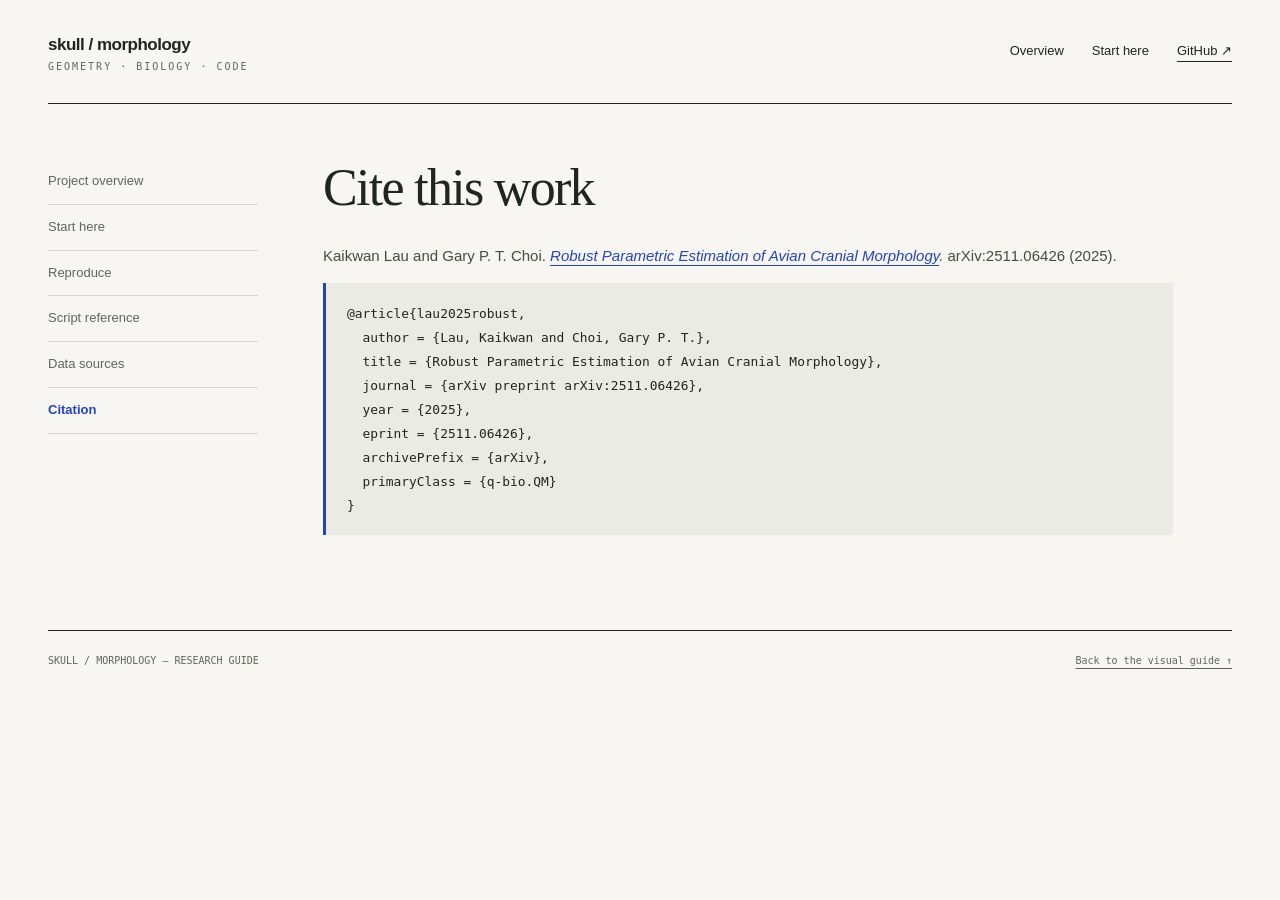
<file: docs/citation.html>
<!doctype html>
<html lang="en"><head><meta charset="utf-8"><meta name="viewport" content="width=device-width,initial-scale=1">
<title>Citation — Skull morphology</title><link rel="stylesheet" href="assets/site.css"></head>
<body><a class="skip" href="#main">Skip to content</a><div class="shell">
<header class="masthead"><a class="brand" href="index.html">skull / morphology<small>GEOMETRY · BIOLOGY · CODE</small></a>
<nav aria-label="Main navigation"><a href="index.html">Overview</a><a href="start-here.html">Start here</a><a class="repo-link" href="https://github.com/kaikwanlau/skull-morphology">GitHub ↗</a></nav></header>
<div class="article-layout"><aside class="article-nav" aria-label="Guide contents"><a href="index.html">Project overview</a><a href="start-here.html">Start here</a><a href="reproduce.html">Reproduce</a><a href="reference.html">Script reference</a><a href="data.html">Data sources</a><a href="citation.html" aria-current="page">Citation</a></aside><main class="article" id="main"><h1 id="cite-this-work">Cite this work</h1>
<p>Kaikwan Lau and Gary P. T. Choi. <em><a href="https://arxiv.org/abs/2511.06426">Robust Parametric Estimation of Avian Cranial Morphology</a>.</em> arXiv:2511.06426 (2025).</p>
<pre><code class="language-bibtex">@article{lau2025robust,
  author = {Lau, Kaikwan and Choi, Gary P. T.},
  title = {Robust Parametric Estimation of Avian Cranial Morphology},
  journal = {arXiv preprint arXiv:2511.06426},
  year = {2025},
  eprint = {2511.06426},
  archivePrefix = {arXiv},
  primaryClass = {q-bio.QM}
}
</code></pre></main></div>
<footer class="footer"><span>SKULL / MORPHOLOGY — RESEARCH GUIDE</span><a href="index.html">Back to the visual guide ↑</a></footer>
</div></body></html>
</file>
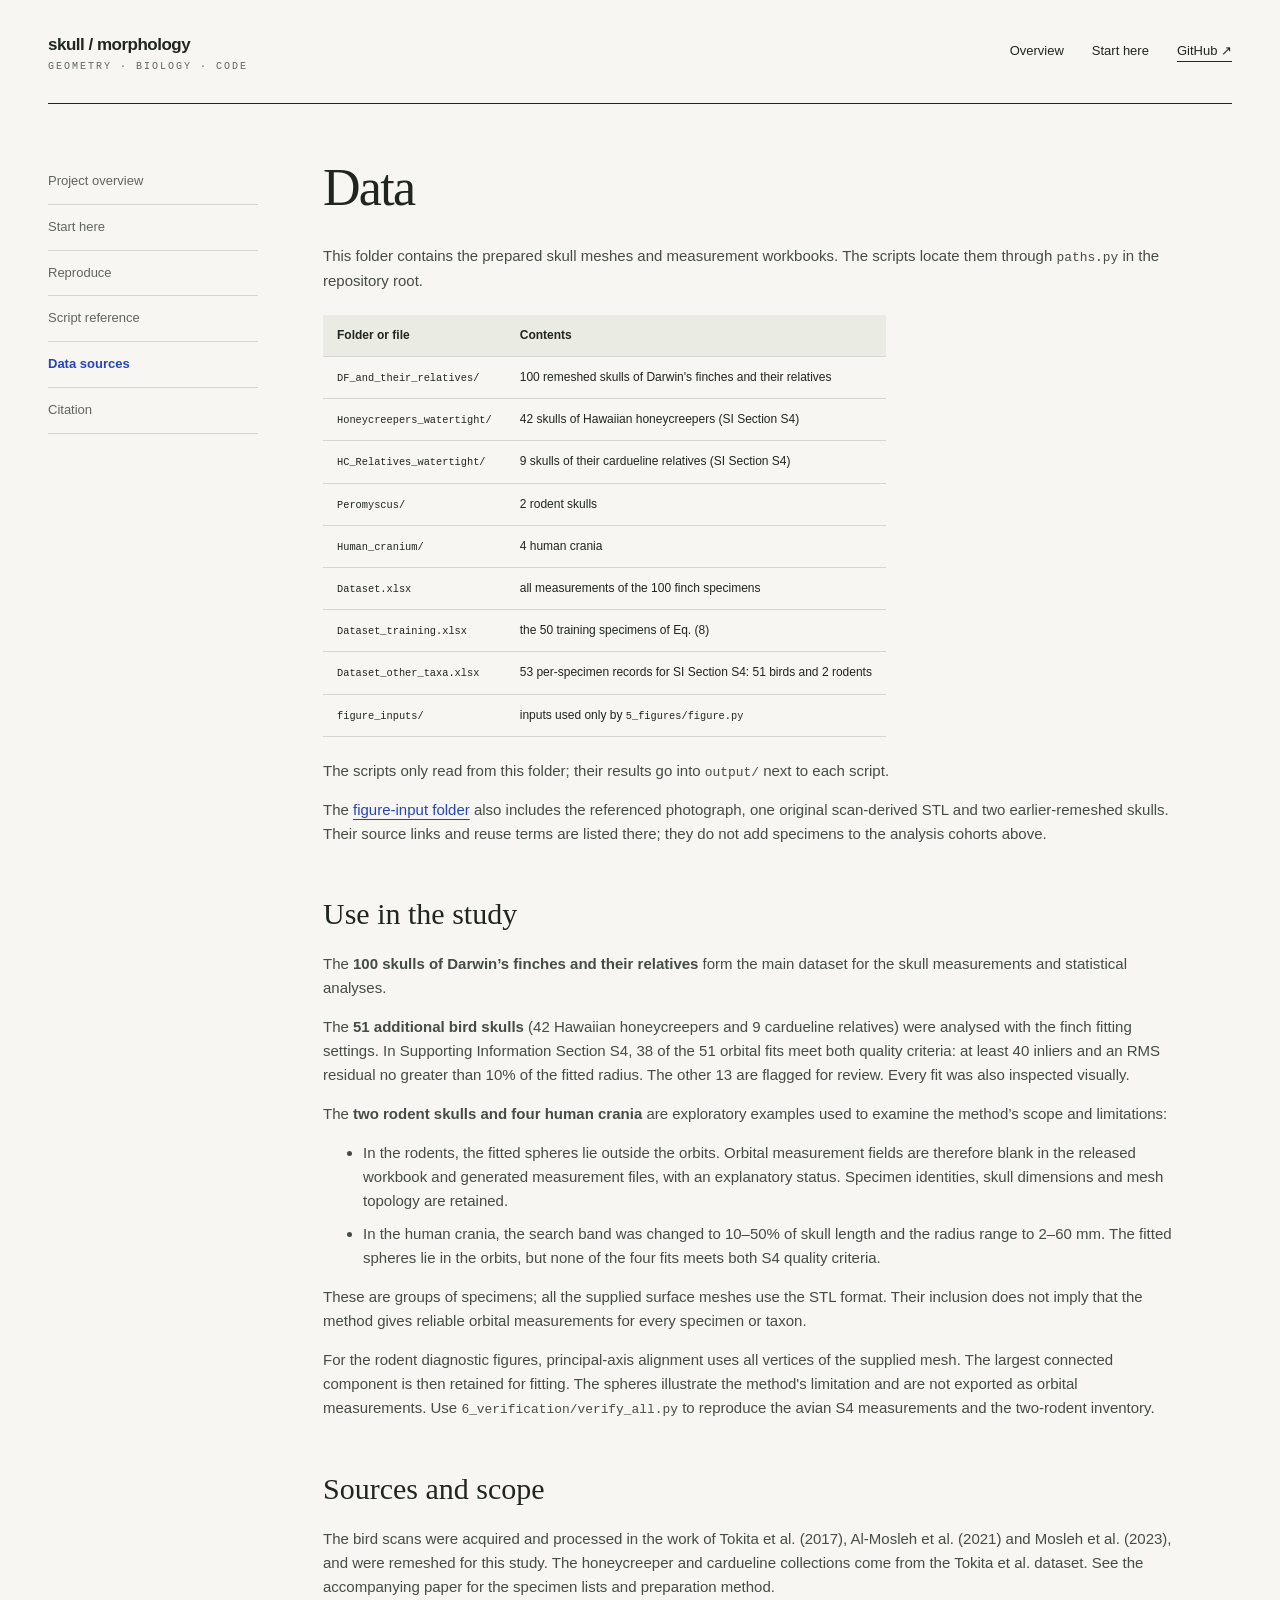
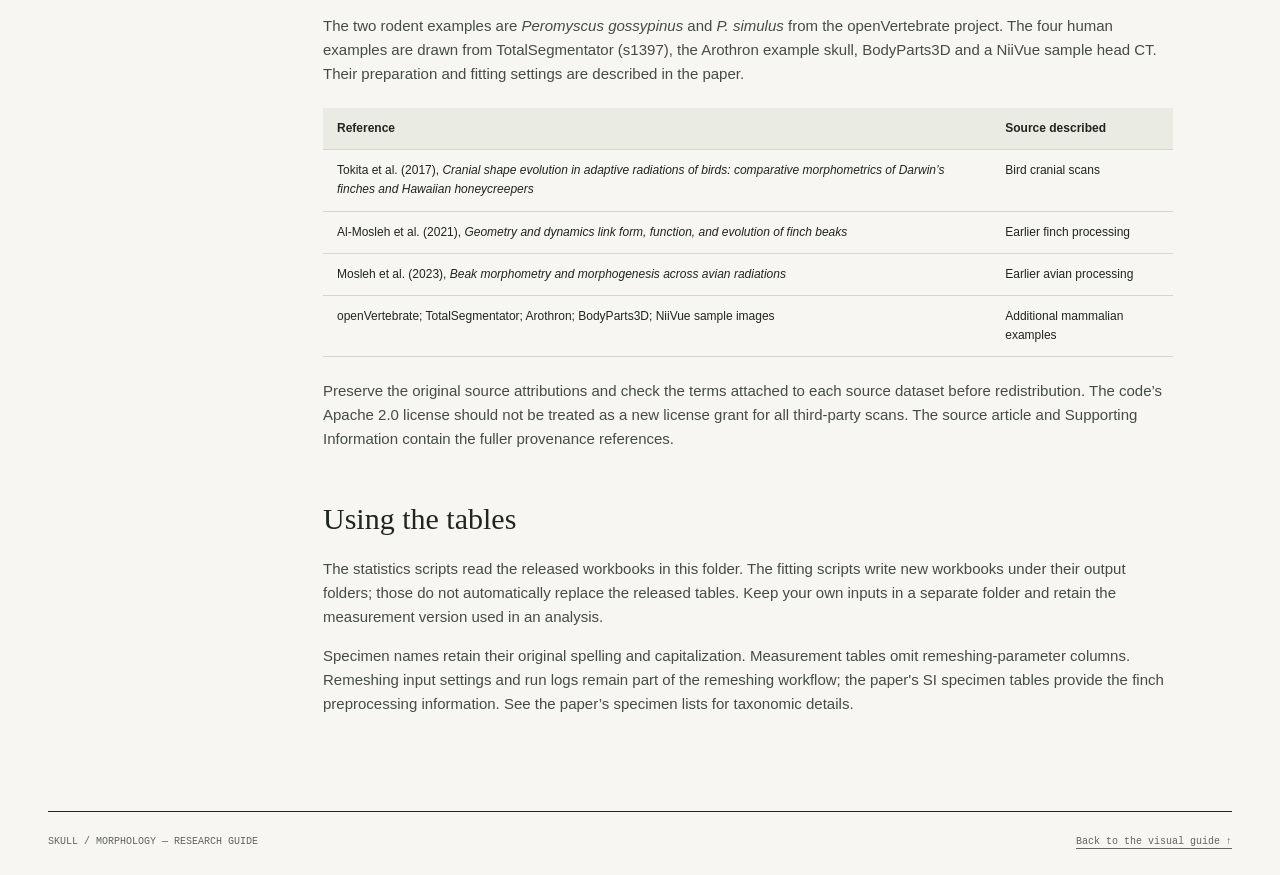
<file: docs/data.html>
<!doctype html>
<html lang="en"><head><meta charset="utf-8"><meta name="viewport" content="width=device-width,initial-scale=1">
<title>Data sources — Skull morphology</title><link rel="stylesheet" href="assets/site.css"></head>
<body><a class="skip" href="#main">Skip to content</a><div class="shell">
<header class="masthead"><a class="brand" href="index.html">skull / morphology<small>GEOMETRY · BIOLOGY · CODE</small></a>
<nav aria-label="Main navigation"><a href="index.html">Overview</a><a href="start-here.html">Start here</a><a class="repo-link" href="https://github.com/kaikwanlau/skull-morphology">GitHub ↗</a></nav></header>
<div class="article-layout"><aside class="article-nav" aria-label="Guide contents"><a href="index.html">Project overview</a><a href="start-here.html">Start here</a><a href="reproduce.html">Reproduce</a><a href="reference.html">Script reference</a><a href="data.html" aria-current="page">Data sources</a><a href="citation.html">Citation</a></aside><main class="article" id="main"><h1 id="data">Data</h1>
<p>This folder contains the prepared skull meshes and measurement workbooks. The scripts locate
them through <code>paths.py</code> in the repository root.</p>
<table>
<thead>
<tr>
<th>Folder or file</th>
<th>Contents</th>
</tr>
</thead>
<tbody>
<tr>
<td><code>DF_and_their_relatives/</code></td>
<td>100 remeshed skulls of Darwin's finches and their relatives</td>
</tr>
<tr>
<td><code>Honeycreepers_watertight/</code></td>
<td>42 skulls of Hawaiian honeycreepers (SI Section S4)</td>
</tr>
<tr>
<td><code>HC_Relatives_watertight/</code></td>
<td>9 skulls of their cardueline relatives (SI Section S4)</td>
</tr>
<tr>
<td><code>Peromyscus/</code></td>
<td>2 rodent skulls</td>
</tr>
<tr>
<td><code>Human_cranium/</code></td>
<td>4 human crania</td>
</tr>
<tr>
<td><code>Dataset.xlsx</code></td>
<td>all measurements of the 100 finch specimens</td>
</tr>
<tr>
<td><code>Dataset_training.xlsx</code></td>
<td>the 50 training specimens of Eq. (8)</td>
</tr>
<tr>
<td><code>Dataset_other_taxa.xlsx</code></td>
<td>53 per-specimen records for SI Section S4: 51 birds and 2 rodents</td>
</tr>
<tr>
<td><code>figure_inputs/</code></td>
<td>inputs used only by <code>5_figures/figure.py</code></td>
</tr>
</tbody>
</table>
<p>The scripts only read from this folder; their results go into <code>output/</code> next to each script.</p>
<p>The <a href="https://github.com/kaikwanlau/skull-morphology/tree/main/data/figure_inputs">figure-input folder</a> also includes the referenced photograph, one original scan-derived STL and two earlier-remeshed skulls. Their source links and reuse terms are listed there; they do not add specimens to the analysis cohorts above.</p>
<h2 id="use-in-the-study">Use in the study</h2>
<p>The <strong>100 skulls of Darwin’s finches and their relatives</strong> form the main dataset for the skull measurements and statistical analyses.</p>
<p>The <strong>51 additional bird skulls</strong> (42 Hawaiian honeycreepers and 9 cardueline relatives) were analysed with the finch fitting settings. In Supporting Information Section S4, 38 of the 51 orbital fits meet both quality criteria: at least 40 inliers and an RMS residual no greater than 10% of the fitted radius. The other 13 are flagged for review. Every fit was also inspected visually.</p>
<p>The <strong>two rodent skulls and four human crania</strong> are exploratory examples used to examine the method’s scope and limitations:</p>
<ul>
<li>In the rodents, the fitted spheres lie outside the orbits. Orbital measurement fields are therefore blank in the released workbook and generated measurement files, with an explanatory status. Specimen identities, skull dimensions and mesh topology are retained.</li>
<li>In the human crania, the search band was changed to 10–50% of skull length and the radius range to 2–60 mm. The fitted spheres lie in the orbits, but none of the four fits meets both S4 quality criteria.</li>
</ul>
<p>These are groups of specimens; all the supplied surface meshes use the STL format. Their inclusion does not imply that the method gives reliable orbital measurements for every specimen or taxon.</p>
<p>For the rodent diagnostic figures, principal-axis alignment uses all vertices of the supplied mesh. The largest connected component is then retained for fitting. The spheres illustrate the method's limitation and are not exported as orbital measurements. Use <code>6_verification/verify_all.py</code> to reproduce the avian S4 measurements and the two-rodent inventory.</p>
<h2 id="sources-and-scope">Sources and scope</h2>
<p>The bird scans were acquired and processed in the work of Tokita et al. (2017), Al-Mosleh et al. (2021) and Mosleh et al. (2023), and were remeshed for this study. The honeycreeper and cardueline collections come from the Tokita et al. dataset. See the accompanying paper for the specimen lists and preparation method.</p>
<p>The two rodent examples are <em>Peromyscus gossypinus</em> and <em>P. simulus</em> from the openVertebrate project. The four human examples are drawn from TotalSegmentator (s1397), the Arothron example skull, BodyParts3D and a NiiVue sample head CT. Their preparation and fitting settings are described in the paper.</p>
<table>
<thead>
<tr>
<th style="text-align: left;">Reference</th>
<th style="text-align: left;">Source described</th>
</tr>
</thead>
<tbody>
<tr>
<td style="text-align: left;">Tokita et al. (2017), <em>Cranial shape evolution in adaptive radiations of birds: comparative morphometrics of Darwin’s finches and Hawaiian honeycreepers</em></td>
<td style="text-align: left;">Bird cranial scans</td>
</tr>
<tr>
<td style="text-align: left;">Al-Mosleh et al. (2021), <em>Geometry and dynamics link form, function, and evolution of finch beaks</em></td>
<td style="text-align: left;">Earlier finch processing</td>
</tr>
<tr>
<td style="text-align: left;">Mosleh et al. (2023), <em>Beak morphometry and morphogenesis across avian radiations</em></td>
<td style="text-align: left;">Earlier avian processing</td>
</tr>
<tr>
<td style="text-align: left;">openVertebrate; TotalSegmentator; Arothron; BodyParts3D; NiiVue sample images</td>
<td style="text-align: left;">Additional mammalian examples</td>
</tr>
</tbody>
</table>
<p>Preserve the original source attributions and check the terms attached to each source dataset before redistribution. The code’s Apache 2.0 license should not be treated as a new license grant for all third-party scans. The source article and Supporting Information contain the fuller provenance references.</p>
<h2 id="using-the-tables">Using the tables</h2>
<p>The statistics scripts read the released workbooks in this folder. The fitting scripts write new workbooks under their output folders; those do not automatically replace the released tables. Keep your own inputs in a separate folder and retain the measurement version used in an analysis.</p>
<p>Specimen names retain their original spelling and capitalization. Measurement tables omit remeshing-parameter columns. Remeshing input settings and run logs remain part of the remeshing workflow; the paper's SI specimen tables provide the finch preprocessing information. See the paper’s specimen lists for taxonomic details.</p></main></div>
<footer class="footer"><span>SKULL / MORPHOLOGY — RESEARCH GUIDE</span><a href="index.html">Back to the visual guide ↑</a></footer>
</div></body></html>
</file>
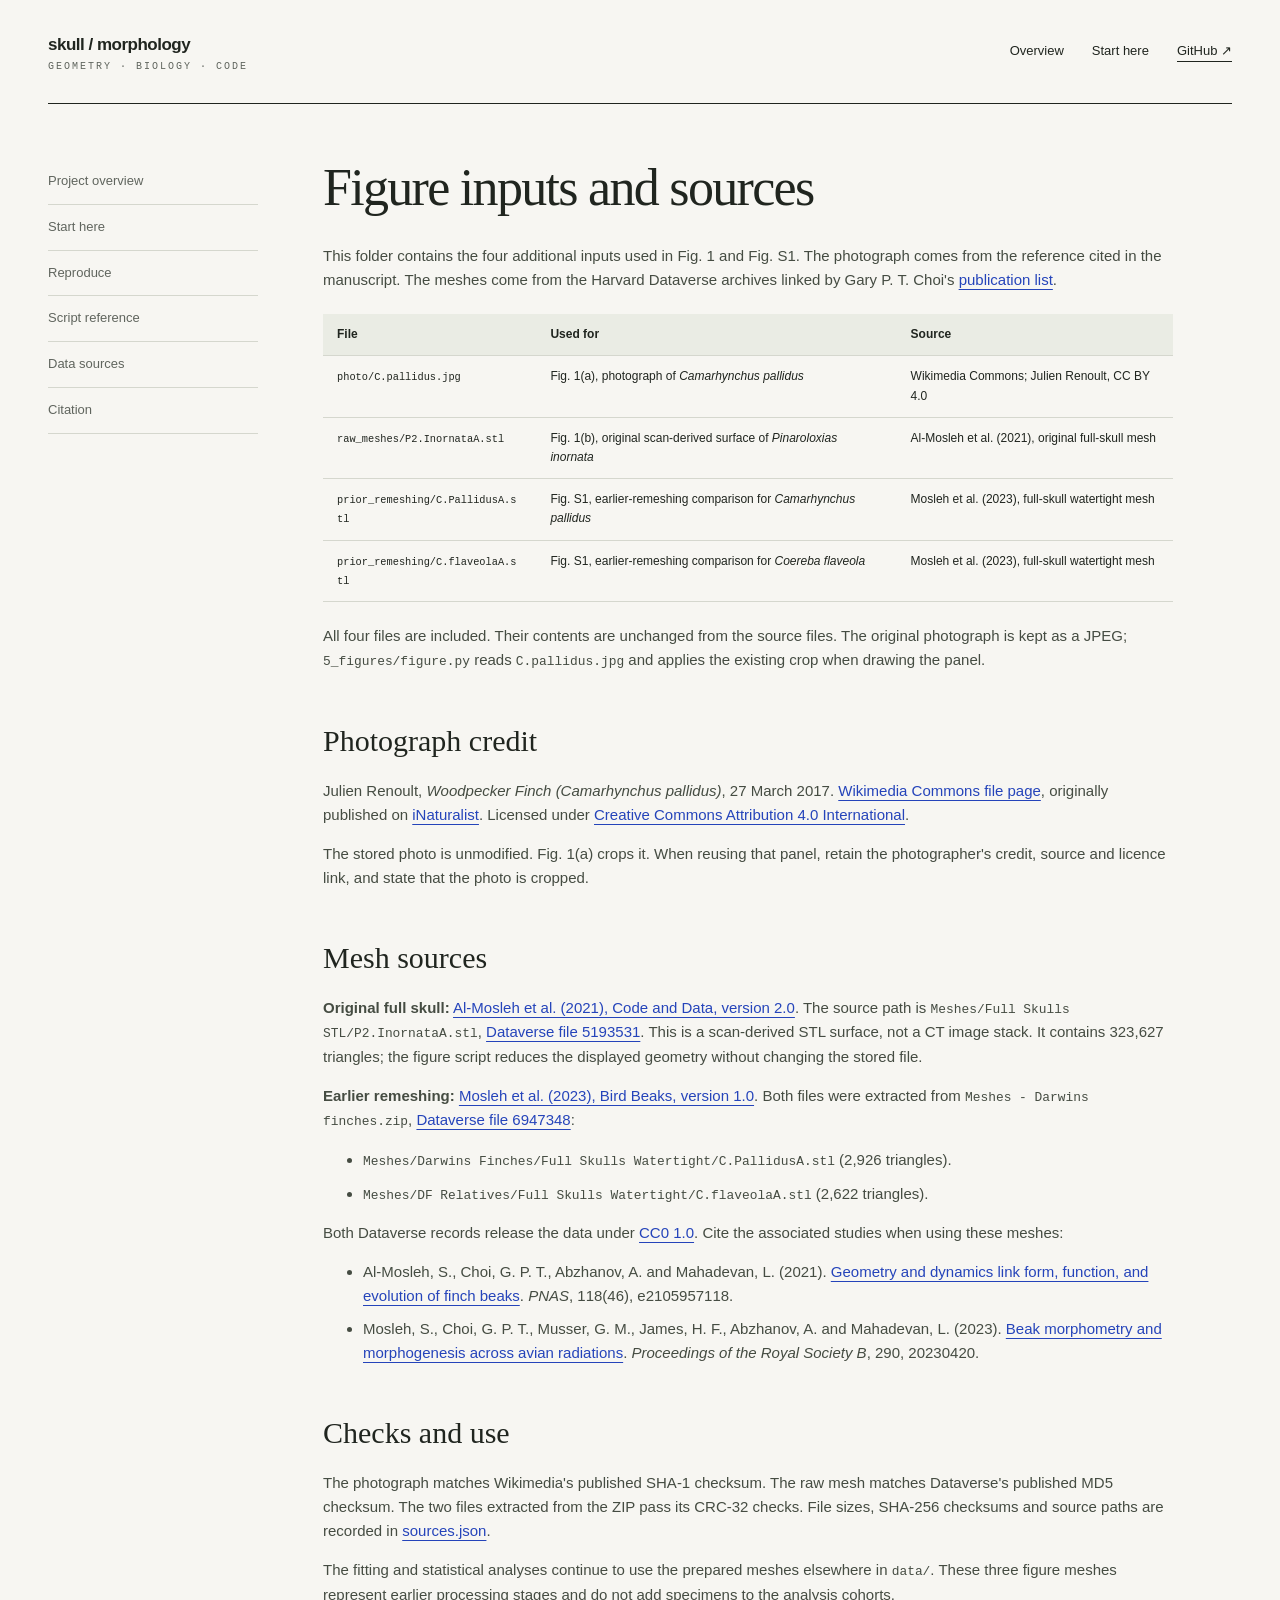
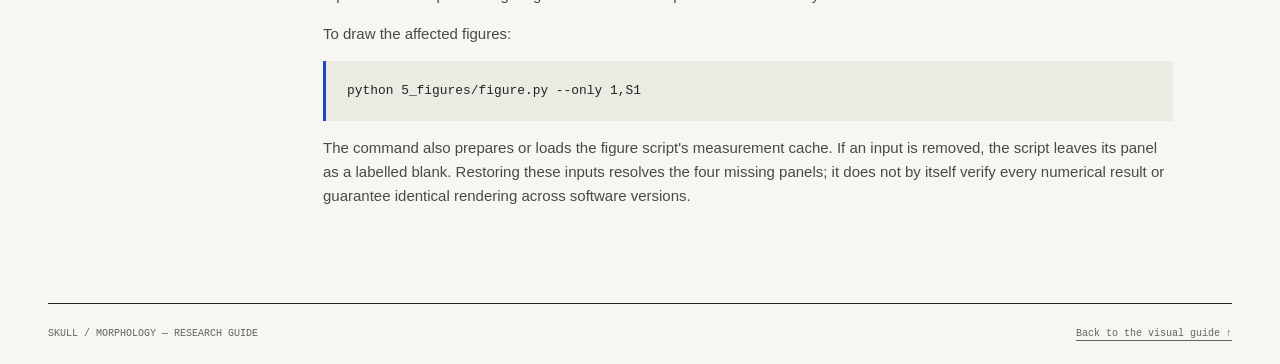
<file: docs/figure-inputs.html>
<!doctype html>
<html lang="en"><head><meta charset="utf-8"><meta name="viewport" content="width=device-width,initial-scale=1">
<title>Figure inputs — Skull morphology</title><link rel="stylesheet" href="assets/site.css"></head>
<body><a class="skip" href="#main">Skip to content</a><div class="shell">
<header class="masthead"><a class="brand" href="index.html">skull / morphology<small>GEOMETRY · BIOLOGY · CODE</small></a>
<nav aria-label="Main navigation"><a href="index.html">Overview</a><a href="start-here.html">Start here</a><a class="repo-link" href="https://github.com/kaikwanlau/skull-morphology">GitHub ↗</a></nav></header>
<div class="article-layout"><aside class="article-nav" aria-label="Guide contents"><a href="index.html">Project overview</a><a href="start-here.html">Start here</a><a href="reproduce.html">Reproduce</a><a href="reference.html">Script reference</a><a href="data.html">Data sources</a><a href="citation.html">Citation</a></aside><main class="article" id="main"><h1 id="figure-inputs-and-sources">Figure inputs and sources</h1>
<p>This folder contains the four additional inputs used in Fig. 1 and Fig. S1. The photograph comes from the reference cited in the manuscript. The meshes come from the Harvard Dataverse archives linked by Gary P. T. Choi's <a href="https://garyptchoi.github.io/publications.html">publication list</a>.</p>
<table>
<thead>
<tr>
<th style="text-align: left;">File</th>
<th style="text-align: left;">Used for</th>
<th style="text-align: left;">Source</th>
</tr>
</thead>
<tbody>
<tr>
<td style="text-align: left;"><code>photo/C.pallidus.jpg</code></td>
<td style="text-align: left;">Fig. 1(a), photograph of <em>Camarhynchus pallidus</em></td>
<td style="text-align: left;">Wikimedia Commons; Julien Renoult, CC BY 4.0</td>
</tr>
<tr>
<td style="text-align: left;"><code>raw_meshes/P2.InornataA.stl</code></td>
<td style="text-align: left;">Fig. 1(b), original scan-derived surface of <em>Pinaroloxias inornata</em></td>
<td style="text-align: left;">Al-Mosleh et al. (2021), original full-skull mesh</td>
</tr>
<tr>
<td style="text-align: left;"><code>prior_remeshing/C.PallidusA.stl</code></td>
<td style="text-align: left;">Fig. S1, earlier-remeshing comparison for <em>Camarhynchus pallidus</em></td>
<td style="text-align: left;">Mosleh et al. (2023), full-skull watertight mesh</td>
</tr>
<tr>
<td style="text-align: left;"><code>prior_remeshing/C.flaveolaA.stl</code></td>
<td style="text-align: left;">Fig. S1, earlier-remeshing comparison for <em>Coereba flaveola</em></td>
<td style="text-align: left;">Mosleh et al. (2023), full-skull watertight mesh</td>
</tr>
</tbody>
</table>
<p>All four files are included. Their contents are unchanged from the source files. The original photograph is kept as a JPEG; <code>5_figures/figure.py</code> reads <code>C.pallidus.jpg</code> and applies the existing crop when drawing the panel.</p>
<h2 id="photograph-credit">Photograph credit</h2>
<p>Julien Renoult, <em>Woodpecker Finch (Camarhynchus pallidus)</em>, 27 March 2017. <a href="https://commons.wikimedia.org/wiki/File:Camarhynchus_pallidus_12789263.jpg">Wikimedia Commons file page</a>, originally published on <a href="https://www.inaturalist.org/photos/12789263">iNaturalist</a>. Licensed under <a href="https://creativecommons.org/licenses/by/4.0/">Creative Commons Attribution 4.0 International</a>.</p>
<p>The stored photo is unmodified. Fig. 1(a) crops it. When reusing that panel, retain the photographer's credit, source and licence link, and state that the photo is cropped.</p>
<h2 id="mesh-sources">Mesh sources</h2>
<p><strong>Original full skull:</strong> <a href="https://doi.org/10.7910/DVN/IHODX1">Al-Mosleh et al. (2021), Code and Data, version 2.0</a>. The source path is <code>Meshes/Full Skulls STL/P2.InornataA.stl</code>, <a href="https://dataverse.harvard.edu/api/access/datafile/5193531">Dataverse file 5193531</a>. This is a scan-derived STL surface, not a CT image stack. It contains 323,627 triangles; the figure script reduces the displayed geometry without changing the stored file.</p>
<p><strong>Earlier remeshing:</strong> <a href="https://doi.org/10.7910/DVN/UQQ6EZ">Mosleh et al. (2023), Bird Beaks, version 1.0</a>. Both files were extracted from <code>Meshes - Darwins finches.zip</code>, <a href="https://dataverse.harvard.edu/api/access/datafile/6947348">Dataverse file 6947348</a>:</p>
<ul>
<li><code>Meshes/Darwins Finches/Full Skulls Watertight/C.PallidusA.stl</code> (2,926 triangles).</li>
<li><code>Meshes/DF Relatives/Full Skulls Watertight/C.flaveolaA.stl</code> (2,622 triangles).</li>
</ul>
<p>Both Dataverse records release the data under <a href="https://creativecommons.org/publicdomain/zero/1.0/">CC0 1.0</a>. Cite the associated studies when using these meshes:</p>
<ul>
<li>Al-Mosleh, S., Choi, G. P. T., Abzhanov, A. and Mahadevan, L. (2021). <a href="https://doi.org/10.1073/pnas.2105957118">Geometry and dynamics link form, function, and evolution of finch beaks</a>. <em>PNAS</em>, 118(46), e2105957118.</li>
<li>Mosleh, S., Choi, G. P. T., Musser, G. M., James, H. F., Abzhanov, A. and Mahadevan, L. (2023). <a href="https://doi.org/10.1098/rspb.2023.0420">Beak morphometry and morphogenesis across avian radiations</a>. <em>Proceedings of the Royal Society B</em>, 290, 20230420.</li>
</ul>
<h2 id="checks-and-use">Checks and use</h2>
<p>The photograph matches Wikimedia's published SHA-1 checksum. The raw mesh matches Dataverse's published MD5 checksum. The two files extracted from the ZIP pass its CRC-32 checks. File sizes, SHA-256 checksums and source paths are recorded in <a href="https://github.com/kaikwanlau/skull-morphology/blob/main/data/figure_inputs/sources.json">sources.json</a>.</p>
<p>The fitting and statistical analyses continue to use the prepared meshes elsewhere in <code>data/</code>. These three figure meshes represent earlier processing stages and do not add specimens to the analysis cohorts.</p>
<p>To draw the affected figures:</p>
<pre><code class="language-bash">python 5_figures/figure.py --only 1,S1
</code></pre>
<p>The command also prepares or loads the figure script's measurement cache. If an input is removed, the script leaves its panel as a labelled blank. Restoring these inputs resolves the four missing panels; it does not by itself verify every numerical result or guarantee identical rendering across software versions.</p></main></div>
<footer class="footer"><span>SKULL / MORPHOLOGY — RESEARCH GUIDE</span><a href="index.html">Back to the visual guide ↑</a></footer>
</div></body></html>
</file>
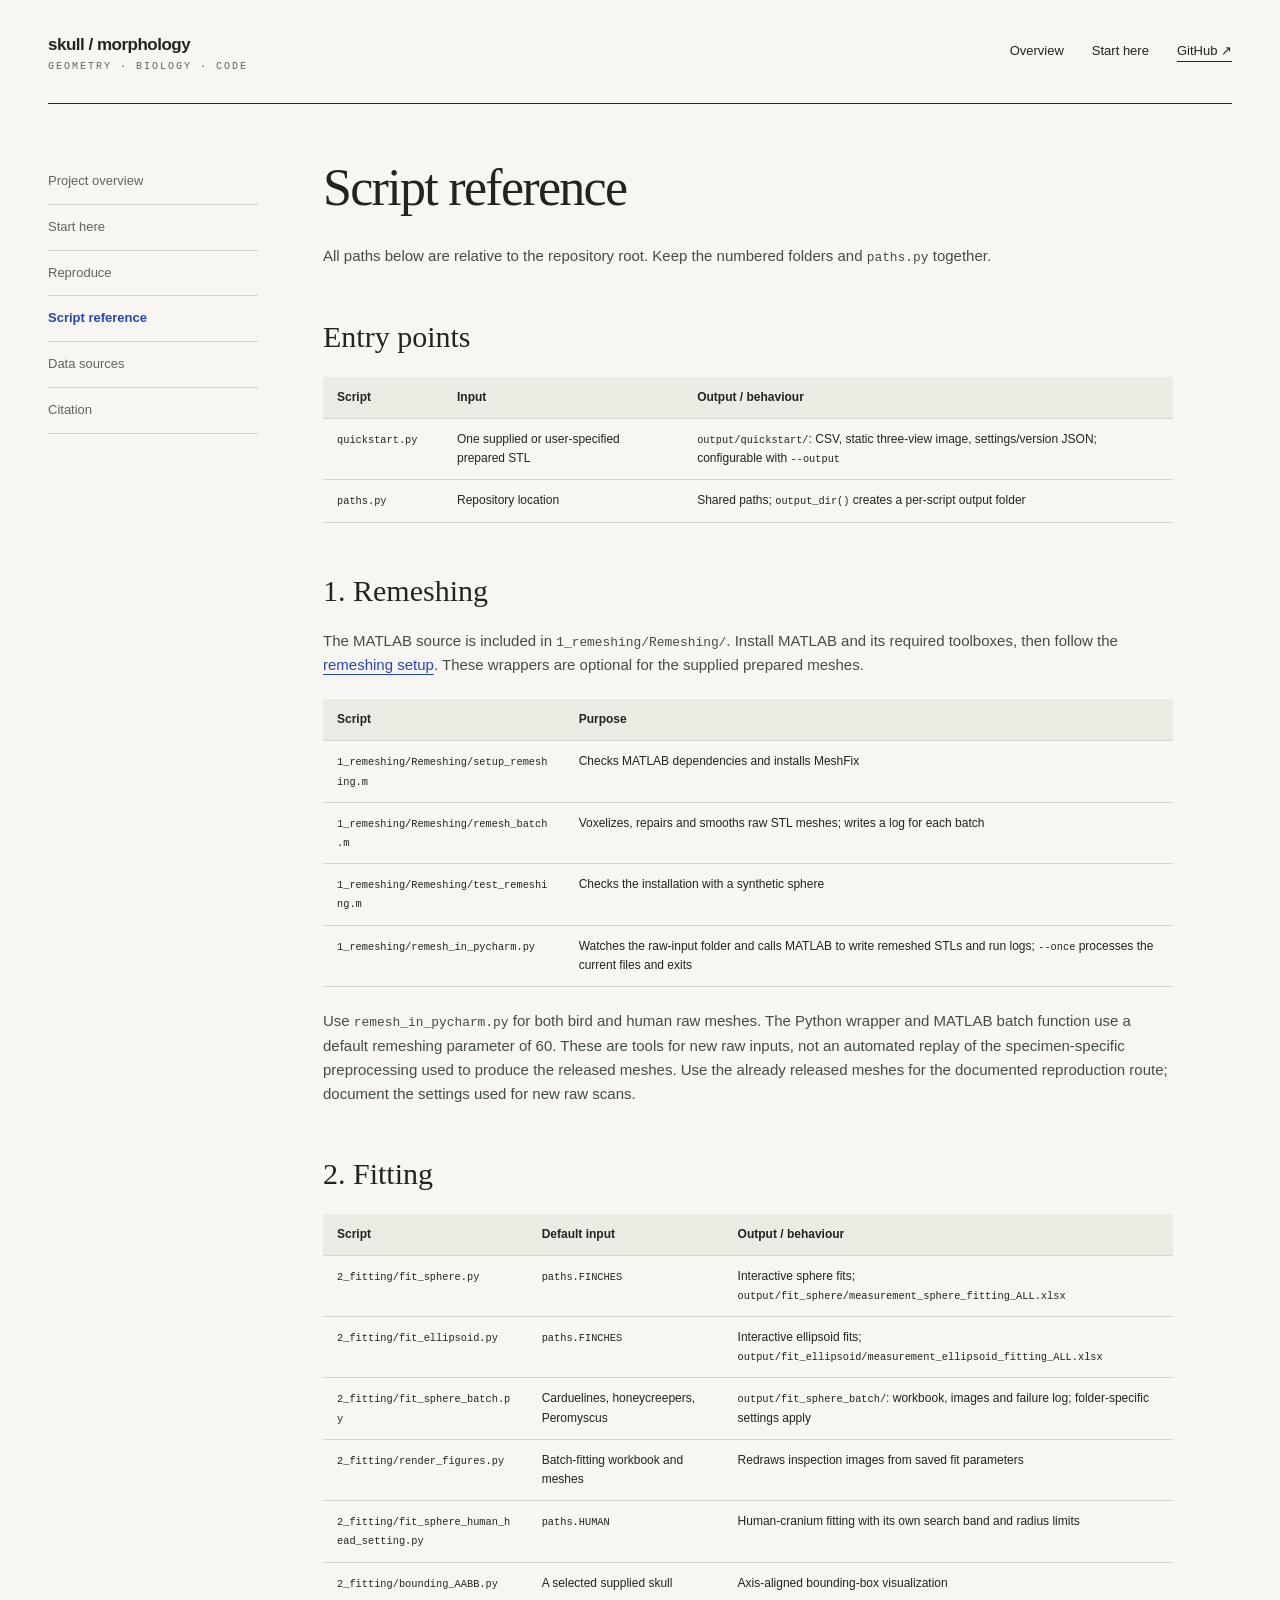
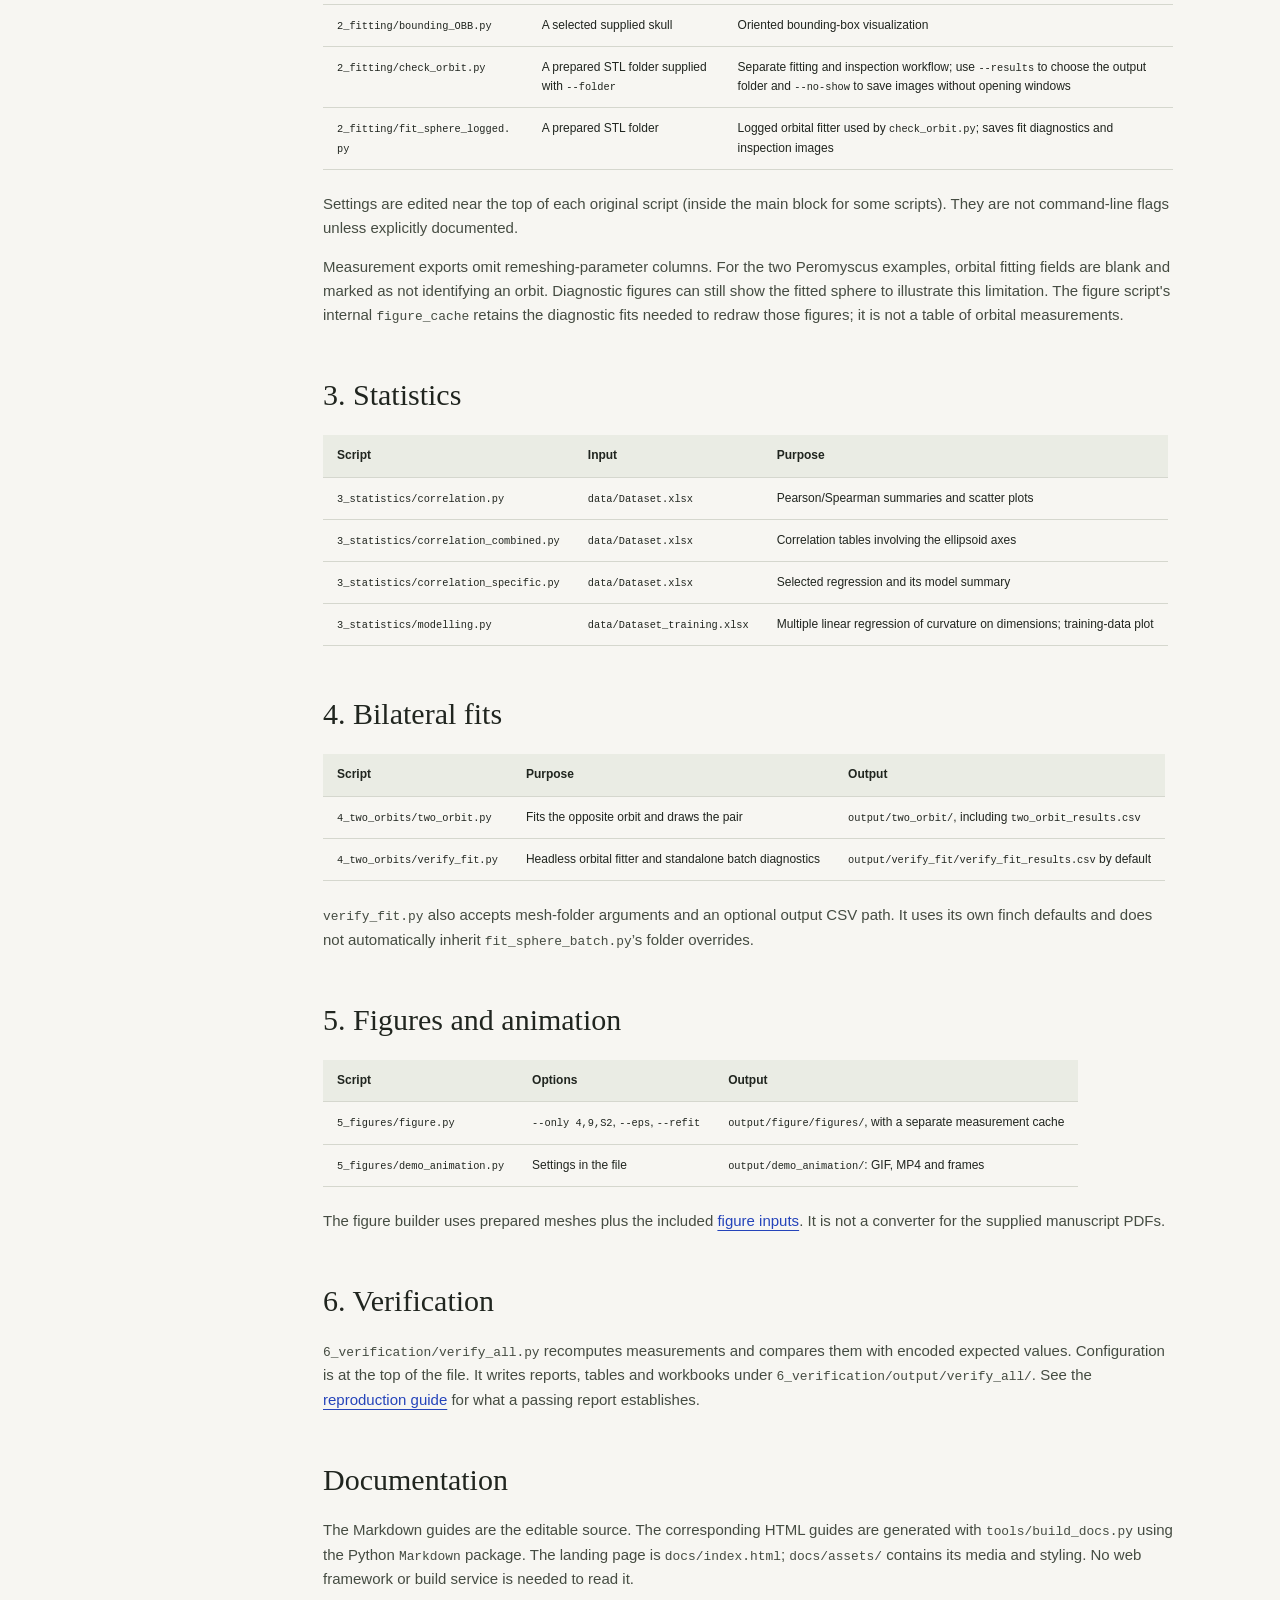
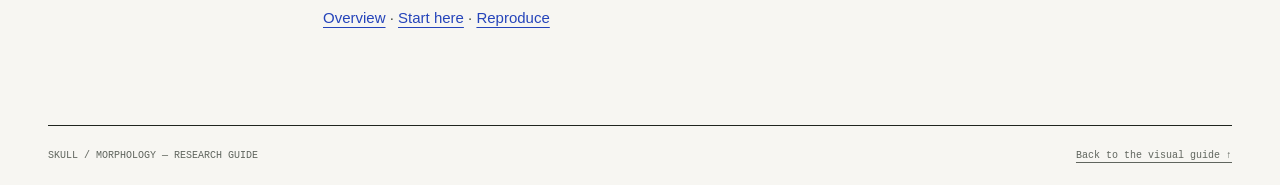
<file: docs/reference.html>
<!doctype html>
<html lang="en"><head><meta charset="utf-8"><meta name="viewport" content="width=device-width,initial-scale=1">
<title>Script reference — Skull morphology</title><link rel="stylesheet" href="assets/site.css"></head>
<body><a class="skip" href="#main">Skip to content</a><div class="shell">
<header class="masthead"><a class="brand" href="index.html">skull / morphology<small>GEOMETRY · BIOLOGY · CODE</small></a>
<nav aria-label="Main navigation"><a href="index.html">Overview</a><a href="start-here.html">Start here</a><a class="repo-link" href="https://github.com/kaikwanlau/skull-morphology">GitHub ↗</a></nav></header>
<div class="article-layout"><aside class="article-nav" aria-label="Guide contents"><a href="index.html">Project overview</a><a href="start-here.html">Start here</a><a href="reproduce.html">Reproduce</a><a href="reference.html" aria-current="page">Script reference</a><a href="data.html">Data sources</a><a href="citation.html">Citation</a></aside><main class="article" id="main"><h1 id="script-reference">Script reference</h1>
<p>All paths below are relative to the repository root. Keep the numbered folders and <code>paths.py</code> together.</p>
<h2 id="entry-points">Entry points</h2>
<table>
<thead>
<tr>
<th style="text-align: left;">Script</th>
<th style="text-align: left;">Input</th>
<th style="text-align: left;">Output / behaviour</th>
</tr>
</thead>
<tbody>
<tr>
<td style="text-align: left;"><code>quickstart.py</code></td>
<td style="text-align: left;">One supplied or user-specified prepared STL</td>
<td style="text-align: left;"><code>output/quickstart/</code>: CSV, static three-view image, settings/version JSON; configurable with <code>--output</code></td>
</tr>
<tr>
<td style="text-align: left;"><code>paths.py</code></td>
<td style="text-align: left;">Repository location</td>
<td style="text-align: left;">Shared paths; <code>output_dir()</code> creates a per-script output folder</td>
</tr>
</tbody>
</table>
<h2 id="1-remeshing">1. Remeshing</h2>
<p>The MATLAB source is included in <code>1_remeshing/Remeshing/</code>. Install MATLAB and its required toolboxes, then follow the <a href="remeshing.html">remeshing setup</a>. These wrappers are optional for the supplied prepared meshes.</p>
<table>
<thead>
<tr>
<th style="text-align: left;">Script</th>
<th style="text-align: left;">Purpose</th>
</tr>
</thead>
<tbody>
<tr>
<td style="text-align: left;"><code>1_remeshing/Remeshing/setup_remeshing.m</code></td>
<td style="text-align: left;">Checks MATLAB dependencies and installs MeshFix</td>
</tr>
<tr>
<td style="text-align: left;"><code>1_remeshing/Remeshing/remesh_batch.m</code></td>
<td style="text-align: left;">Voxelizes, repairs and smooths raw STL meshes; writes a log for each batch</td>
</tr>
<tr>
<td style="text-align: left;"><code>1_remeshing/Remeshing/test_remeshing.m</code></td>
<td style="text-align: left;">Checks the installation with a synthetic sphere</td>
</tr>
<tr>
<td style="text-align: left;"><code>1_remeshing/remesh_in_pycharm.py</code></td>
<td style="text-align: left;">Watches the raw-input folder and calls MATLAB to write remeshed STLs and run logs; <code>--once</code> processes the current files and exits</td>
</tr>
</tbody>
</table>
<p>Use <code>remesh_in_pycharm.py</code> for both bird and human raw meshes. The Python wrapper and MATLAB batch function use a default remeshing parameter of 60. These are tools for new raw inputs, not an automated replay of the specimen-specific preprocessing used to produce the released meshes. Use the already released meshes for the documented reproduction route; document the settings used for new raw scans.</p>
<h2 id="2-fitting">2. Fitting</h2>
<table>
<thead>
<tr>
<th style="text-align: left;">Script</th>
<th style="text-align: left;">Default input</th>
<th style="text-align: left;">Output / behaviour</th>
</tr>
</thead>
<tbody>
<tr>
<td style="text-align: left;"><code>2_fitting/fit_sphere.py</code></td>
<td style="text-align: left;"><code>paths.FINCHES</code></td>
<td style="text-align: left;">Interactive sphere fits; <code>output/fit_sphere/measurement_sphere_fitting_ALL.xlsx</code></td>
</tr>
<tr>
<td style="text-align: left;"><code>2_fitting/fit_ellipsoid.py</code></td>
<td style="text-align: left;"><code>paths.FINCHES</code></td>
<td style="text-align: left;">Interactive ellipsoid fits; <code>output/fit_ellipsoid/measurement_ellipsoid_fitting_ALL.xlsx</code></td>
</tr>
<tr>
<td style="text-align: left;"><code>2_fitting/fit_sphere_batch.py</code></td>
<td style="text-align: left;">Carduelines, honeycreepers, Peromyscus</td>
<td style="text-align: left;"><code>output/fit_sphere_batch/</code>: workbook, images and failure log; folder-specific settings apply</td>
</tr>
<tr>
<td style="text-align: left;"><code>2_fitting/render_figures.py</code></td>
<td style="text-align: left;">Batch-fitting workbook and meshes</td>
<td style="text-align: left;">Redraws inspection images from saved fit parameters</td>
</tr>
<tr>
<td style="text-align: left;"><code>2_fitting/fit_sphere_human_head_setting.py</code></td>
<td style="text-align: left;"><code>paths.HUMAN</code></td>
<td style="text-align: left;">Human-cranium fitting with its own search band and radius limits</td>
</tr>
<tr>
<td style="text-align: left;"><code>2_fitting/bounding_AABB.py</code></td>
<td style="text-align: left;">A selected supplied skull</td>
<td style="text-align: left;">Axis-aligned bounding-box visualization</td>
</tr>
<tr>
<td style="text-align: left;"><code>2_fitting/bounding_OBB.py</code></td>
<td style="text-align: left;">A selected supplied skull</td>
<td style="text-align: left;">Oriented bounding-box visualization</td>
</tr>
<tr>
<td style="text-align: left;"><code>2_fitting/check_orbit.py</code></td>
<td style="text-align: left;">A prepared STL folder supplied with <code>--folder</code></td>
<td style="text-align: left;">Separate fitting and inspection workflow; use <code>--results</code> to choose the output folder and <code>--no-show</code> to save images without opening windows</td>
</tr>
<tr>
<td style="text-align: left;"><code>2_fitting/fit_sphere_logged.py</code></td>
<td style="text-align: left;">A prepared STL folder</td>
<td style="text-align: left;">Logged orbital fitter used by <code>check_orbit.py</code>; saves fit diagnostics and inspection images</td>
</tr>
</tbody>
</table>
<p>Settings are edited near the top of each original script (inside the main block for some scripts). They are not command-line flags unless explicitly documented.</p>
<p>Measurement exports omit remeshing-parameter columns. For the two Peromyscus examples, orbital fitting fields are blank and marked as not identifying an orbit. Diagnostic figures can still show the fitted sphere to illustrate this limitation. The figure script's internal <code>figure_cache</code> retains the diagnostic fits needed to redraw those figures; it is not a table of orbital measurements.</p>
<h2 id="3-statistics">3. Statistics</h2>
<table>
<thead>
<tr>
<th style="text-align: left;">Script</th>
<th style="text-align: left;">Input</th>
<th style="text-align: left;">Purpose</th>
</tr>
</thead>
<tbody>
<tr>
<td style="text-align: left;"><code>3_statistics/correlation.py</code></td>
<td style="text-align: left;"><code>data/Dataset.xlsx</code></td>
<td style="text-align: left;">Pearson/Spearman summaries and scatter plots</td>
</tr>
<tr>
<td style="text-align: left;"><code>3_statistics/correlation_combined.py</code></td>
<td style="text-align: left;"><code>data/Dataset.xlsx</code></td>
<td style="text-align: left;">Correlation tables involving the ellipsoid axes</td>
</tr>
<tr>
<td style="text-align: left;"><code>3_statistics/correlation_specific.py</code></td>
<td style="text-align: left;"><code>data/Dataset.xlsx</code></td>
<td style="text-align: left;">Selected regression and its model summary</td>
</tr>
<tr>
<td style="text-align: left;"><code>3_statistics/modelling.py</code></td>
<td style="text-align: left;"><code>data/Dataset_training.xlsx</code></td>
<td style="text-align: left;">Multiple linear regression of curvature on dimensions; training-data plot</td>
</tr>
</tbody>
</table>
<h2 id="4-bilateral-fits">4. Bilateral fits</h2>
<table>
<thead>
<tr>
<th style="text-align: left;">Script</th>
<th style="text-align: left;">Purpose</th>
<th style="text-align: left;">Output</th>
</tr>
</thead>
<tbody>
<tr>
<td style="text-align: left;"><code>4_two_orbits/two_orbit.py</code></td>
<td style="text-align: left;">Fits the opposite orbit and draws the pair</td>
<td style="text-align: left;"><code>output/two_orbit/</code>, including <code>two_orbit_results.csv</code></td>
</tr>
<tr>
<td style="text-align: left;"><code>4_two_orbits/verify_fit.py</code></td>
<td style="text-align: left;">Headless orbital fitter and standalone batch diagnostics</td>
<td style="text-align: left;"><code>output/verify_fit/verify_fit_results.csv</code> by default</td>
</tr>
</tbody>
</table>
<p><code>verify_fit.py</code> also accepts mesh-folder arguments and an optional output CSV path. It uses its own finch defaults and does not automatically inherit <code>fit_sphere_batch.py</code>’s folder overrides.</p>
<h2 id="5-figures-and-animation">5. Figures and animation</h2>
<table>
<thead>
<tr>
<th style="text-align: left;">Script</th>
<th style="text-align: left;">Options</th>
<th style="text-align: left;">Output</th>
</tr>
</thead>
<tbody>
<tr>
<td style="text-align: left;"><code>5_figures/figure.py</code></td>
<td style="text-align: left;"><code>--only 4,9,S2</code>, <code>--eps</code>, <code>--refit</code></td>
<td style="text-align: left;"><code>output/figure/figures/</code>, with a separate measurement cache</td>
</tr>
<tr>
<td style="text-align: left;"><code>5_figures/demo_animation.py</code></td>
<td style="text-align: left;">Settings in the file</td>
<td style="text-align: left;"><code>output/demo_animation/</code>: GIF, MP4 and frames</td>
</tr>
</tbody>
</table>
<p>The figure builder uses prepared meshes plus the included <a href="figure-inputs.html">figure inputs</a>. It is not a converter for the supplied manuscript PDFs.</p>
<h2 id="6-verification">6. Verification</h2>
<p><code>6_verification/verify_all.py</code> recomputes measurements and compares them with encoded expected values. Configuration is at the top of the file. It writes reports, tables and workbooks under <code>6_verification/output/verify_all/</code>. See the <a href="reproduce.html">reproduction guide</a> for what a passing report establishes.</p>
<h2 id="documentation">Documentation</h2>
<p>The Markdown guides are the editable source. The corresponding HTML guides are generated with <code>tools/build_docs.py</code> using the Python <code>Markdown</code> package. The landing page is <code>docs/index.html</code>; <code>docs/assets/</code> contains its media and styling. No web framework or build service is needed to read it.</p>
<p><a href="index.html">Overview</a> · <a href="start-here.html">Start here</a> · <a href="reproduce.html">Reproduce</a></p></main></div>
<footer class="footer"><span>SKULL / MORPHOLOGY — RESEARCH GUIDE</span><a href="index.html">Back to the visual guide ↑</a></footer>
</div></body></html>
</file>
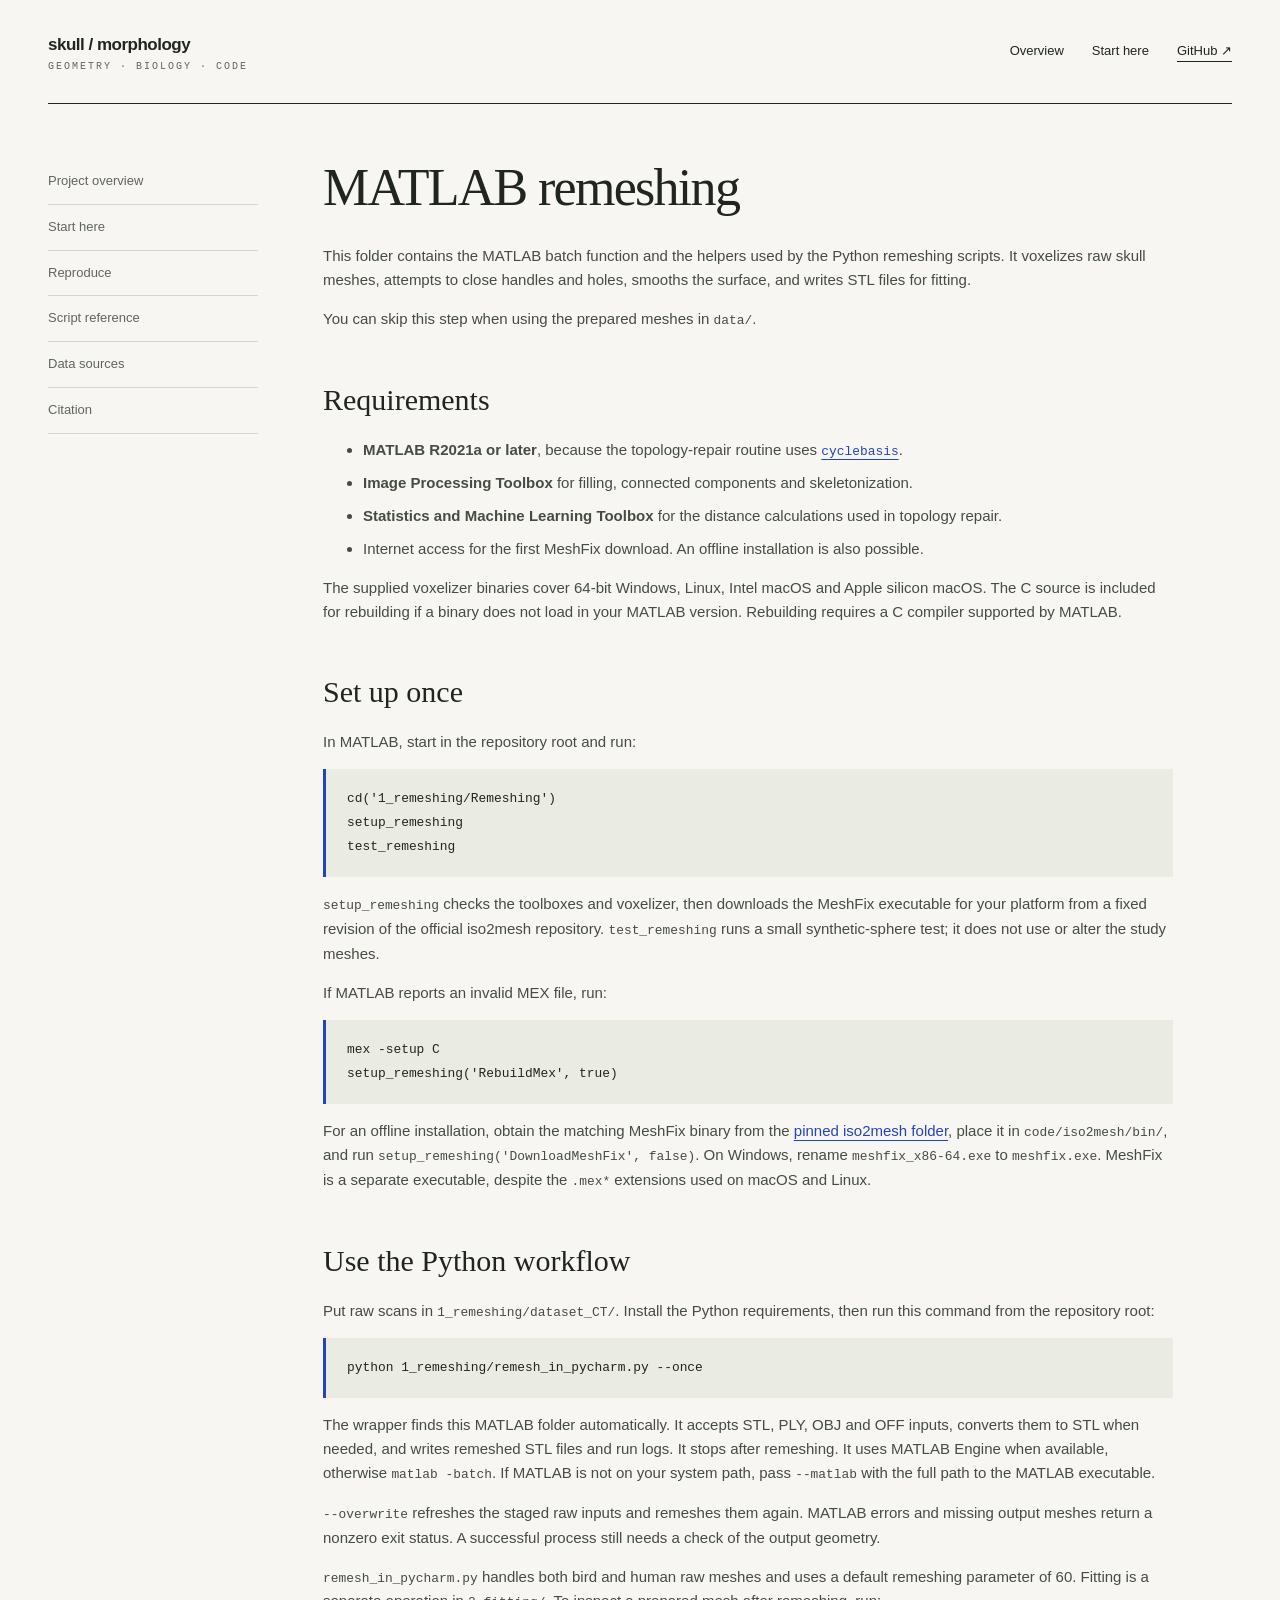
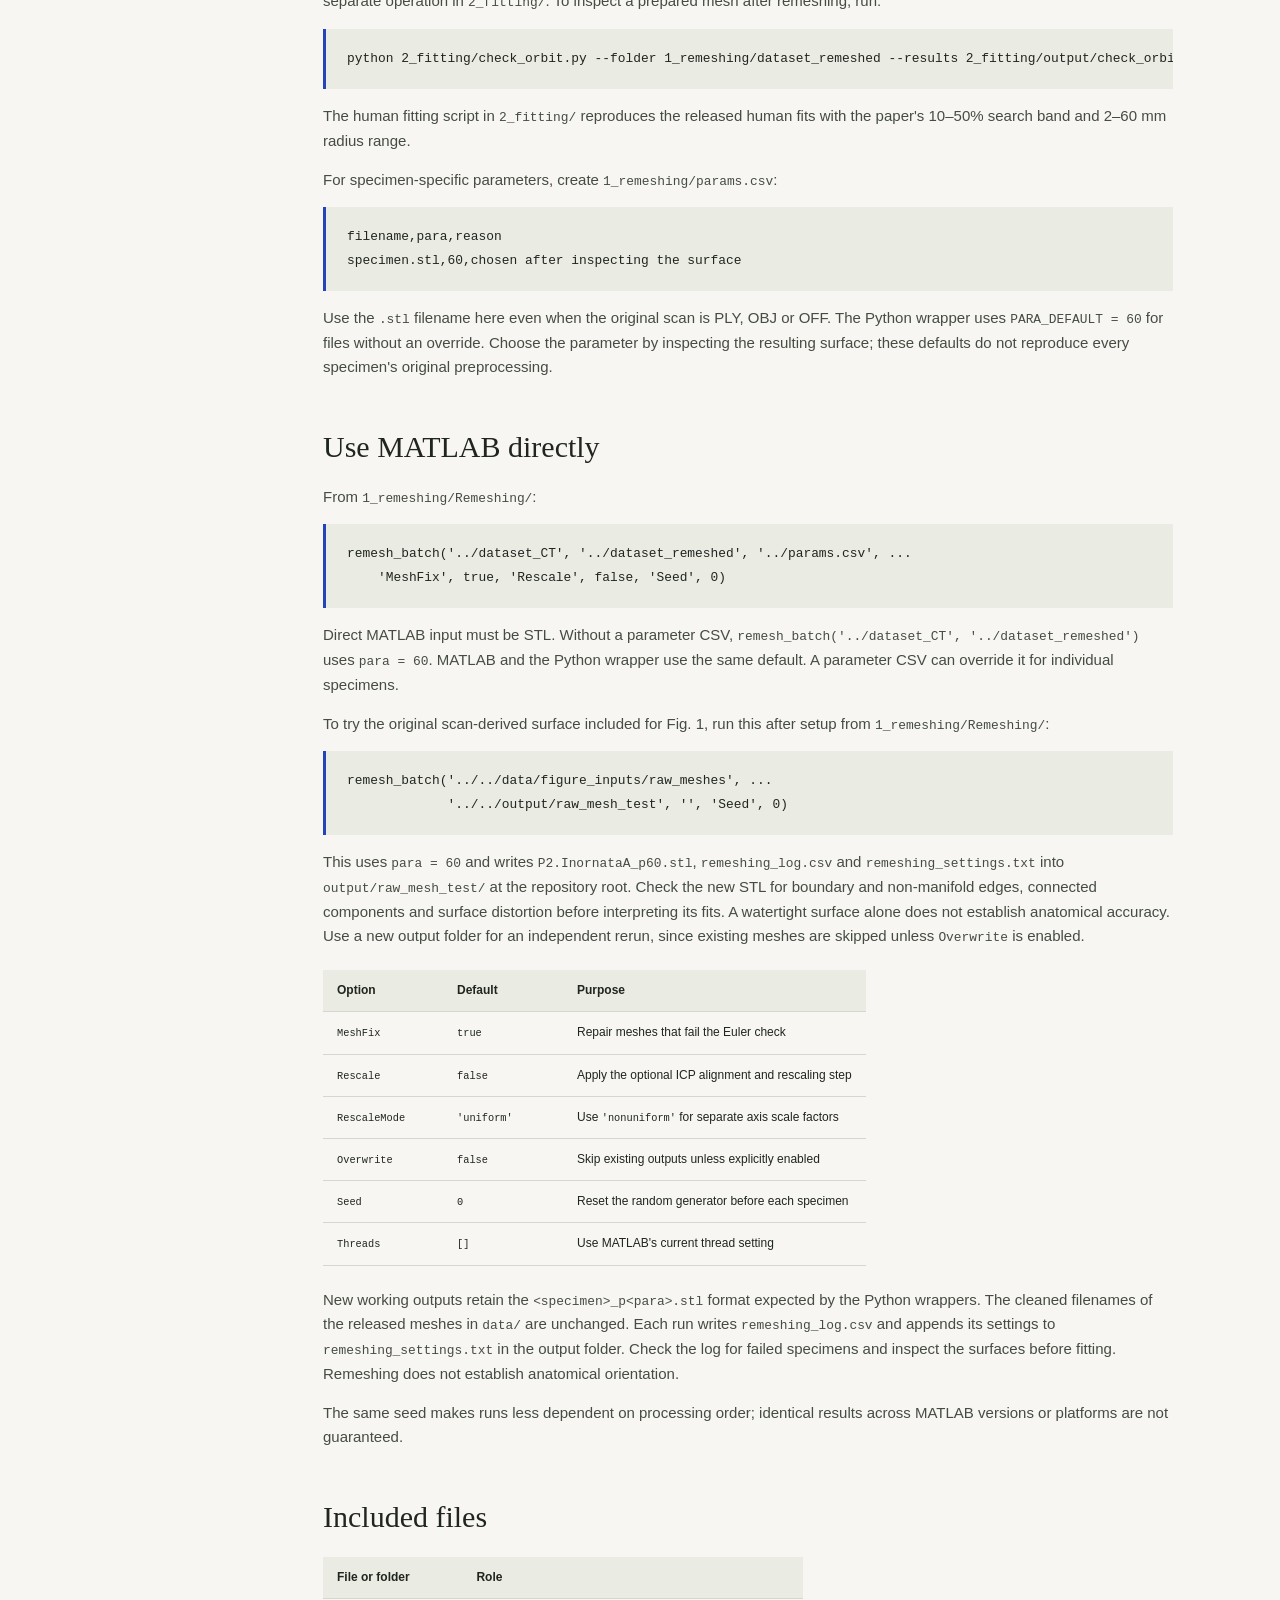
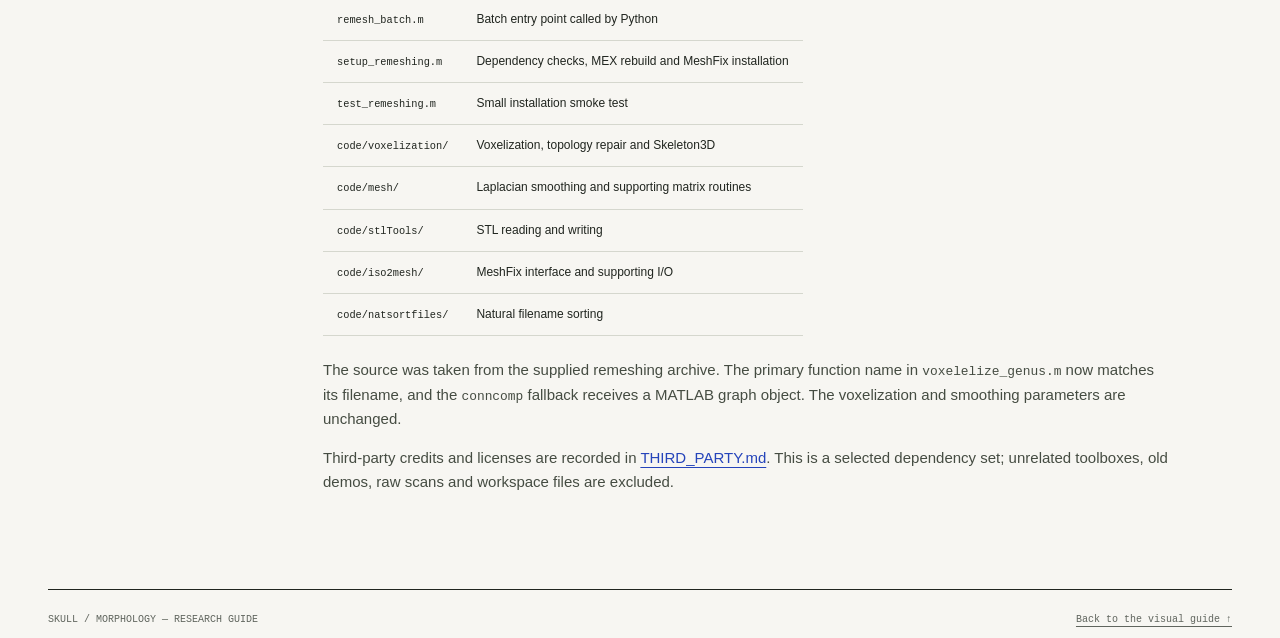
<file: docs/remeshing.html>
<!doctype html>
<html lang="en"><head><meta charset="utf-8"><meta name="viewport" content="width=device-width,initial-scale=1">
<title>Remeshing setup — Skull morphology</title><link rel="stylesheet" href="assets/site.css"></head>
<body><a class="skip" href="#main">Skip to content</a><div class="shell">
<header class="masthead"><a class="brand" href="index.html">skull / morphology<small>GEOMETRY · BIOLOGY · CODE</small></a>
<nav aria-label="Main navigation"><a href="index.html">Overview</a><a href="start-here.html">Start here</a><a class="repo-link" href="https://github.com/kaikwanlau/skull-morphology">GitHub ↗</a></nav></header>
<div class="article-layout"><aside class="article-nav" aria-label="Guide contents"><a href="index.html">Project overview</a><a href="start-here.html">Start here</a><a href="reproduce.html">Reproduce</a><a href="reference.html">Script reference</a><a href="data.html">Data sources</a><a href="citation.html">Citation</a></aside><main class="article" id="main"><h1 id="matlab-remeshing">MATLAB remeshing</h1>
<p>This folder contains the MATLAB batch function and the helpers used by the Python remeshing scripts. It voxelizes raw skull meshes, attempts to close handles and holes, smooths the surface, and writes STL files for fitting.</p>
<p>You can skip this step when using the prepared meshes in <code>data/</code>.</p>
<h2 id="requirements">Requirements</h2>
<ul>
<li><strong>MATLAB R2021a or later</strong>, because the topology-repair routine uses <a href="https://www.mathworks.com/help/matlab/ref/graph.cyclebasis.html"><code>cyclebasis</code></a>.</li>
<li><strong>Image Processing Toolbox</strong> for filling, connected components and skeletonization.</li>
<li><strong>Statistics and Machine Learning Toolbox</strong> for the distance calculations used in topology repair.</li>
<li>Internet access for the first MeshFix download. An offline installation is also possible.</li>
</ul>
<p>The supplied voxelizer binaries cover 64-bit Windows, Linux, Intel macOS and Apple silicon macOS. The C source is included for rebuilding if a binary does not load in your MATLAB version. Rebuilding requires a C compiler supported by MATLAB.</p>
<h2 id="set-up-once">Set up once</h2>
<p>In MATLAB, start in the repository root and run:</p>
<pre><code class="language-matlab">cd('1_remeshing/Remeshing')
setup_remeshing
test_remeshing
</code></pre>
<p><code>setup_remeshing</code> checks the toolboxes and voxelizer, then downloads the MeshFix executable for your platform from a fixed revision of the official iso2mesh repository. <code>test_remeshing</code> runs a small synthetic-sphere test; it does not use or alter the study meshes.</p>
<p>If MATLAB reports an invalid MEX file, run:</p>
<pre><code class="language-matlab">mex -setup C
setup_remeshing('RebuildMex', true)
</code></pre>
<p>For an offline installation, obtain the matching MeshFix binary from the <a href="https://github.com/fangq/iso2mesh/tree/4a0ca5b65d5d292b83b40fd0fdcb742625e573a6/bin">pinned iso2mesh folder</a>, place it in <code>code/iso2mesh/bin/</code>, and run <code>setup_remeshing('DownloadMeshFix', false)</code>. On Windows, rename <code>meshfix_x86-64.exe</code> to <code>meshfix.exe</code>. MeshFix is a separate executable, despite the <code>.mex*</code> extensions used on macOS and Linux.</p>
<h2 id="use-the-python-workflow">Use the Python workflow</h2>
<p>Put raw scans in <code>1_remeshing/dataset_CT/</code>. Install the Python requirements, then run this command from the repository root:</p>
<pre><code class="language-bash">python 1_remeshing/remesh_in_pycharm.py --once
</code></pre>
<p>The wrapper finds this MATLAB folder automatically. It accepts STL, PLY, OBJ and OFF inputs, converts them to STL when needed, and writes remeshed STL files and run logs. It stops after remeshing. It uses MATLAB Engine when available, otherwise <code>matlab -batch</code>. If MATLAB is not on your system path, pass <code>--matlab</code> with the full path to the MATLAB executable.</p>
<p><code>--overwrite</code> refreshes the staged raw inputs and remeshes them again. MATLAB errors and missing output meshes return a nonzero exit status. A successful process still needs a check of the output geometry.</p>
<p><code>remesh_in_pycharm.py</code> handles both bird and human raw meshes and uses a default remeshing parameter of 60. Fitting is a separate operation in <code>2_fitting/</code>. To inspect a prepared mesh after remeshing, run:</p>
<pre><code class="language-bash">python 2_fitting/check_orbit.py --folder 1_remeshing/dataset_remeshed --results 2_fitting/output/check_orbit --no-show
</code></pre>
<p>The human fitting script in <code>2_fitting/</code> reproduces the released human fits with the paper's 10–50% search band and 2–60 mm radius range.</p>
<p>For specimen-specific parameters, create <code>1_remeshing/params.csv</code>:</p>
<pre><code class="language-csv">filename,para,reason
specimen.stl,60,chosen after inspecting the surface
</code></pre>
<p>Use the <code>.stl</code> filename here even when the original scan is PLY, OBJ or OFF. The Python wrapper uses <code>PARA_DEFAULT = 60</code> for files without an override. Choose the parameter by inspecting the resulting surface; these defaults do not reproduce every specimen's original preprocessing.</p>
<h2 id="use-matlab-directly">Use MATLAB directly</h2>
<p>From <code>1_remeshing/Remeshing/</code>:</p>
<pre><code class="language-matlab">remesh_batch('../dataset_CT', '../dataset_remeshed', '../params.csv', ...
    'MeshFix', true, 'Rescale', false, 'Seed', 0)
</code></pre>
<p>Direct MATLAB input must be STL. Without a parameter CSV, <code>remesh_batch('../dataset_CT', '../dataset_remeshed')</code> uses <code>para = 60</code>. MATLAB and the Python wrapper use the same default. A parameter CSV can override it for individual specimens.</p>
<p>To try the original scan-derived surface included for Fig. 1, run this after setup from <code>1_remeshing/Remeshing/</code>:</p>
<pre><code class="language-matlab">remesh_batch('../../data/figure_inputs/raw_meshes', ...
             '../../output/raw_mesh_test', '', 'Seed', 0)
</code></pre>
<p>This uses <code>para = 60</code> and writes <code>P2.InornataA_p60.stl</code>, <code>remeshing_log.csv</code> and <code>remeshing_settings.txt</code> into <code>output/raw_mesh_test/</code> at the repository root. Check the new STL for boundary and non-manifold edges, connected components and surface distortion before interpreting its fits. A watertight surface alone does not establish anatomical accuracy. Use a new output folder for an independent rerun, since existing meshes are skipped unless <code>Overwrite</code> is enabled.</p>
<table>
<thead>
<tr>
<th style="text-align: left;">Option</th>
<th style="text-align: left;">Default</th>
<th style="text-align: left;">Purpose</th>
</tr>
</thead>
<tbody>
<tr>
<td style="text-align: left;"><code>MeshFix</code></td>
<td style="text-align: left;"><code>true</code></td>
<td style="text-align: left;">Repair meshes that fail the Euler check</td>
</tr>
<tr>
<td style="text-align: left;"><code>Rescale</code></td>
<td style="text-align: left;"><code>false</code></td>
<td style="text-align: left;">Apply the optional ICP alignment and rescaling step</td>
</tr>
<tr>
<td style="text-align: left;"><code>RescaleMode</code></td>
<td style="text-align: left;"><code>'uniform'</code></td>
<td style="text-align: left;">Use <code>'nonuniform'</code> for separate axis scale factors</td>
</tr>
<tr>
<td style="text-align: left;"><code>Overwrite</code></td>
<td style="text-align: left;"><code>false</code></td>
<td style="text-align: left;">Skip existing outputs unless explicitly enabled</td>
</tr>
<tr>
<td style="text-align: left;"><code>Seed</code></td>
<td style="text-align: left;"><code>0</code></td>
<td style="text-align: left;">Reset the random generator before each specimen</td>
</tr>
<tr>
<td style="text-align: left;"><code>Threads</code></td>
<td style="text-align: left;"><code>[]</code></td>
<td style="text-align: left;">Use MATLAB's current thread setting</td>
</tr>
</tbody>
</table>
<p>New working outputs retain the <code>&lt;specimen&gt;_p&lt;para&gt;.stl</code> format expected by the Python wrappers. The cleaned filenames of the released meshes in <code>data/</code> are unchanged. Each run writes <code>remeshing_log.csv</code> and appends its settings to <code>remeshing_settings.txt</code> in the output folder. Check the log for failed specimens and inspect the surfaces before fitting. Remeshing does not establish anatomical orientation.</p>
<p>The same seed makes runs less dependent on processing order; identical results across MATLAB versions or platforms are not guaranteed.</p>
<h2 id="included-files">Included files</h2>
<table>
<thead>
<tr>
<th style="text-align: left;">File or folder</th>
<th style="text-align: left;">Role</th>
</tr>
</thead>
<tbody>
<tr>
<td style="text-align: left;"><code>remesh_batch.m</code></td>
<td style="text-align: left;">Batch entry point called by Python</td>
</tr>
<tr>
<td style="text-align: left;"><code>setup_remeshing.m</code></td>
<td style="text-align: left;">Dependency checks, MEX rebuild and MeshFix installation</td>
</tr>
<tr>
<td style="text-align: left;"><code>test_remeshing.m</code></td>
<td style="text-align: left;">Small installation smoke test</td>
</tr>
<tr>
<td style="text-align: left;"><code>code/voxelization/</code></td>
<td style="text-align: left;">Voxelization, topology repair and Skeleton3D</td>
</tr>
<tr>
<td style="text-align: left;"><code>code/mesh/</code></td>
<td style="text-align: left;">Laplacian smoothing and supporting matrix routines</td>
</tr>
<tr>
<td style="text-align: left;"><code>code/stlTools/</code></td>
<td style="text-align: left;">STL reading and writing</td>
</tr>
<tr>
<td style="text-align: left;"><code>code/iso2mesh/</code></td>
<td style="text-align: left;">MeshFix interface and supporting I/O</td>
</tr>
<tr>
<td style="text-align: left;"><code>code/natsortfiles/</code></td>
<td style="text-align: left;">Natural filename sorting</td>
</tr>
</tbody>
</table>
<p>The source was taken from the supplied remeshing archive. The primary function name in <code>voxelelize_genus.m</code> now matches its filename, and the <code>conncomp</code> fallback receives a MATLAB graph object. The voxelization and smoothing parameters are unchanged.</p>
<p>Third-party credits and licenses are recorded in <a href="https://github.com/kaikwanlau/skull-morphology/blob/main/1_remeshing/Remeshing/THIRD_PARTY.md">THIRD_PARTY.md</a>. This is a selected dependency set; unrelated toolboxes, old demos, raw scans and workspace files are excluded.</p></main></div>
<footer class="footer"><span>SKULL / MORPHOLOGY — RESEARCH GUIDE</span><a href="index.html">Back to the visual guide ↑</a></footer>
</div></body></html>
</file>
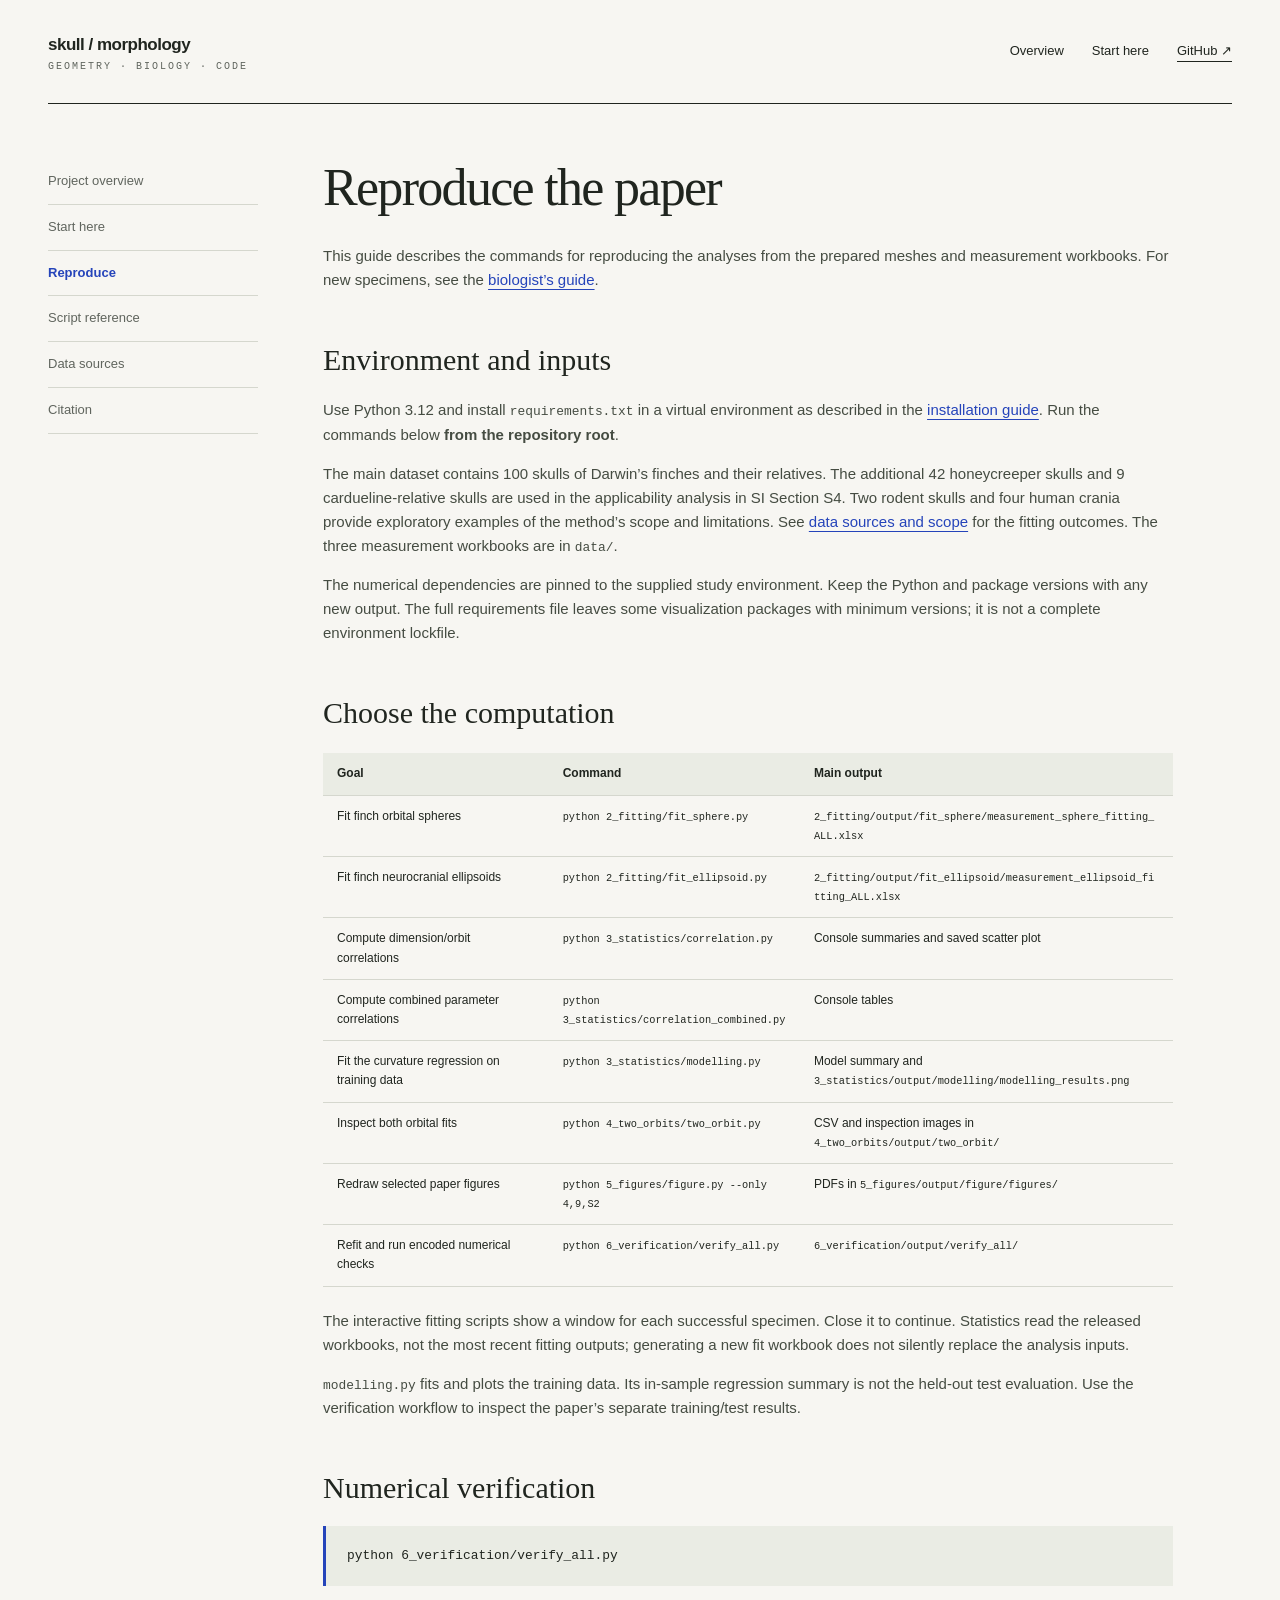
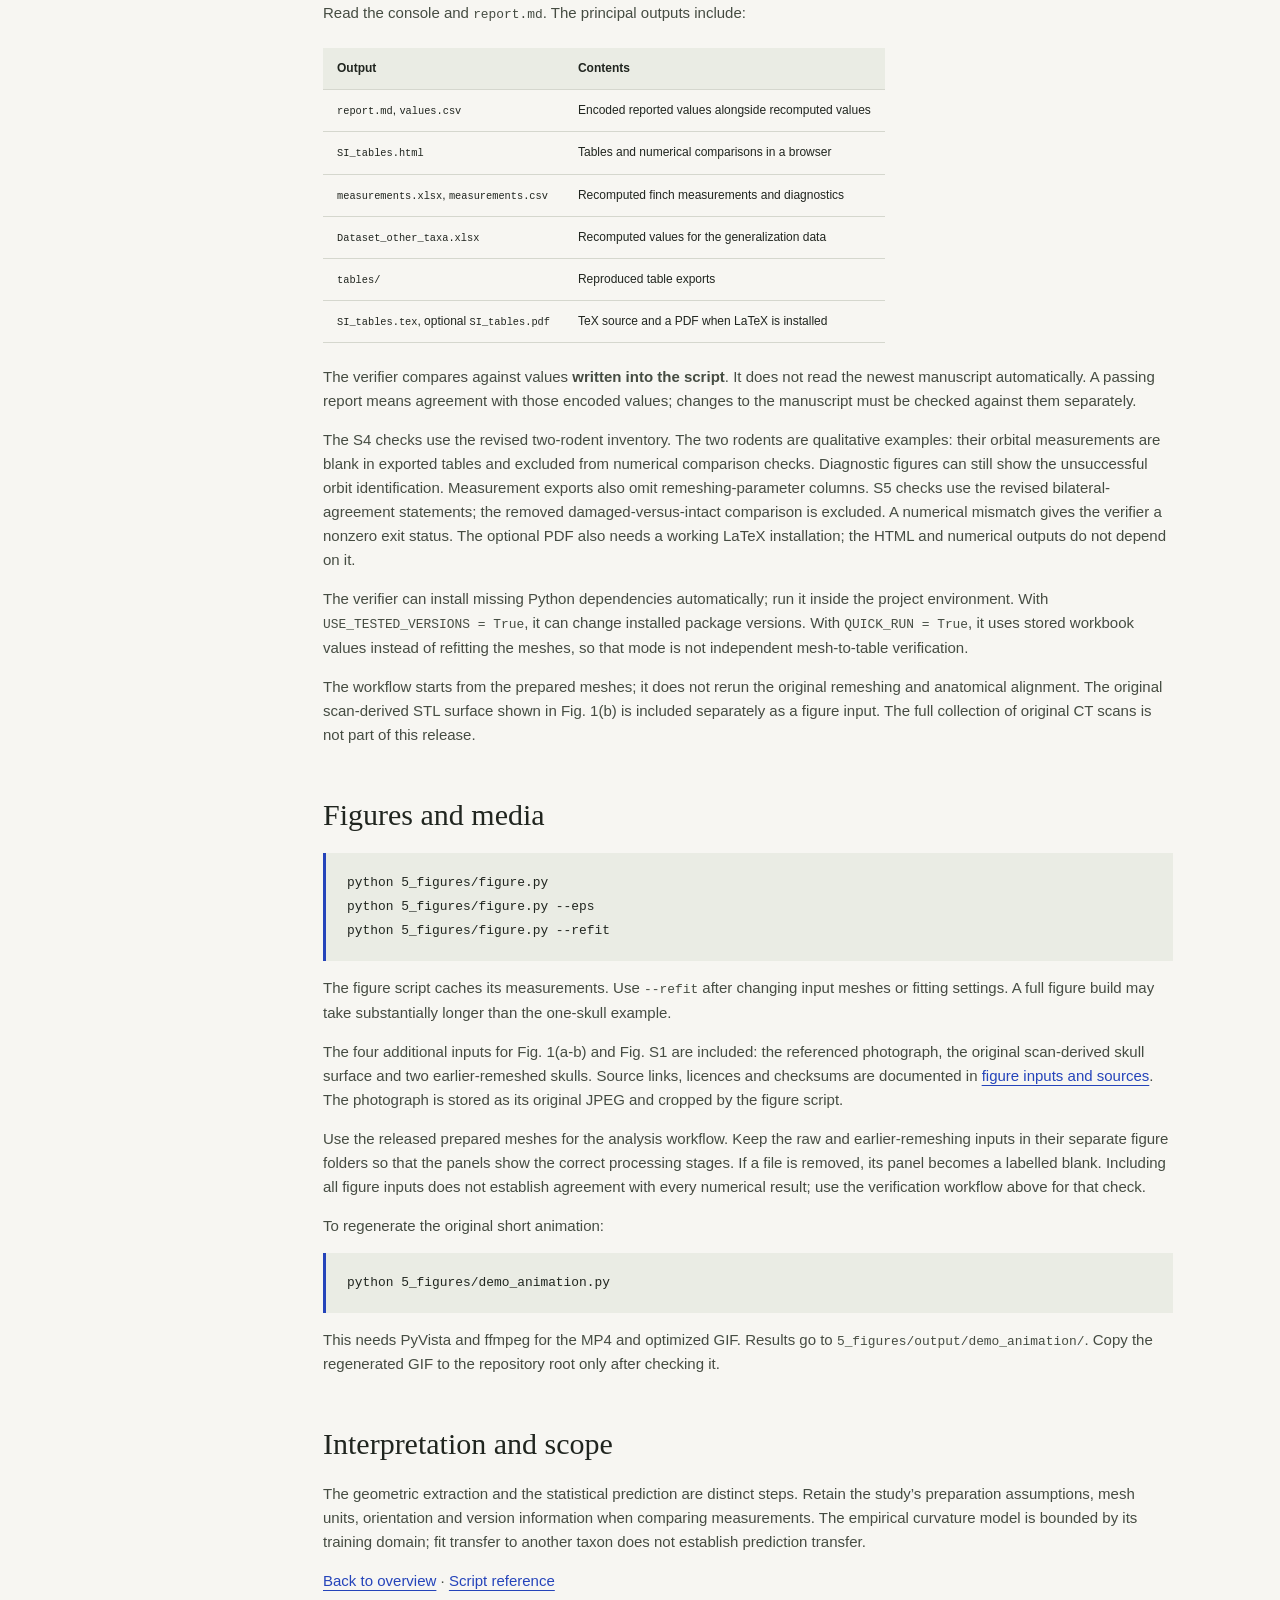
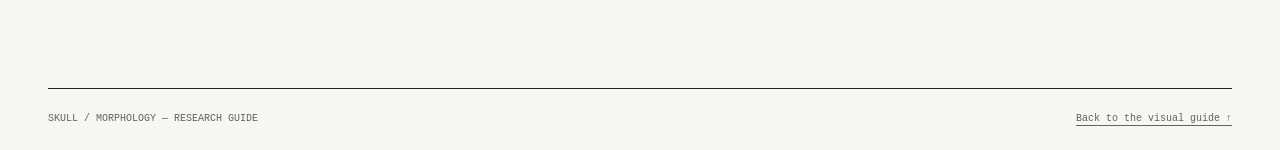
<file: docs/reproduce.html>
<!doctype html>
<html lang="en"><head><meta charset="utf-8"><meta name="viewport" content="width=device-width,initial-scale=1">
<title>Reproduce — Skull morphology</title><link rel="stylesheet" href="assets/site.css"></head>
<body><a class="skip" href="#main">Skip to content</a><div class="shell">
<header class="masthead"><a class="brand" href="index.html">skull / morphology<small>GEOMETRY · BIOLOGY · CODE</small></a>
<nav aria-label="Main navigation"><a href="index.html">Overview</a><a href="start-here.html">Start here</a><a class="repo-link" href="https://github.com/kaikwanlau/skull-morphology">GitHub ↗</a></nav></header>
<div class="article-layout"><aside class="article-nav" aria-label="Guide contents"><a href="index.html">Project overview</a><a href="start-here.html">Start here</a><a href="reproduce.html" aria-current="page">Reproduce</a><a href="reference.html">Script reference</a><a href="data.html">Data sources</a><a href="citation.html">Citation</a></aside><main class="article" id="main"><h1 id="reproduce-the-paper">Reproduce the paper</h1>
<p>This guide describes the commands for reproducing the analyses from the prepared meshes and measurement workbooks. For new specimens, see the <a href="start-here.html">biologist’s guide</a>.</p>
<h2 id="environment-and-inputs">Environment and inputs</h2>
<p>Use Python 3.12 and install <code>requirements.txt</code> in a virtual environment as described in the <a href="start-here.html#1-download-and-install">installation guide</a>. Run the commands below <strong>from the repository root</strong>.</p>
<p>The main dataset contains 100 skulls of Darwin’s finches and their relatives. The additional 42 honeycreeper skulls and 9 cardueline-relative skulls are used in the applicability analysis in SI Section S4. Two rodent skulls and four human crania provide exploratory examples of the method’s scope and limitations. See <a href="data.html">data sources and scope</a> for the fitting outcomes. The three measurement workbooks are in <code>data/</code>.</p>
<p>The numerical dependencies are pinned to the supplied study environment. Keep the Python and package versions with any new output. The full requirements file leaves some visualization packages with minimum versions; it is not a complete environment lockfile.</p>
<h2 id="choose-the-computation">Choose the computation</h2>
<table>
<thead>
<tr>
<th style="text-align: left;">Goal</th>
<th style="text-align: left;">Command</th>
<th style="text-align: left;">Main output</th>
</tr>
</thead>
<tbody>
<tr>
<td style="text-align: left;">Fit finch orbital spheres</td>
<td style="text-align: left;"><code>python 2_fitting/fit_sphere.py</code></td>
<td style="text-align: left;"><code>2_fitting/output/fit_sphere/measurement_sphere_fitting_ALL.xlsx</code></td>
</tr>
<tr>
<td style="text-align: left;">Fit finch neurocranial ellipsoids</td>
<td style="text-align: left;"><code>python 2_fitting/fit_ellipsoid.py</code></td>
<td style="text-align: left;"><code>2_fitting/output/fit_ellipsoid/measurement_ellipsoid_fitting_ALL.xlsx</code></td>
</tr>
<tr>
<td style="text-align: left;">Compute dimension/orbit correlations</td>
<td style="text-align: left;"><code>python 3_statistics/correlation.py</code></td>
<td style="text-align: left;">Console summaries and saved scatter plot</td>
</tr>
<tr>
<td style="text-align: left;">Compute combined parameter correlations</td>
<td style="text-align: left;"><code>python 3_statistics/correlation_combined.py</code></td>
<td style="text-align: left;">Console tables</td>
</tr>
<tr>
<td style="text-align: left;">Fit the curvature regression on training data</td>
<td style="text-align: left;"><code>python 3_statistics/modelling.py</code></td>
<td style="text-align: left;">Model summary and <code>3_statistics/output/modelling/modelling_results.png</code></td>
</tr>
<tr>
<td style="text-align: left;">Inspect both orbital fits</td>
<td style="text-align: left;"><code>python 4_two_orbits/two_orbit.py</code></td>
<td style="text-align: left;">CSV and inspection images in <code>4_two_orbits/output/two_orbit/</code></td>
</tr>
<tr>
<td style="text-align: left;">Redraw selected paper figures</td>
<td style="text-align: left;"><code>python 5_figures/figure.py --only 4,9,S2</code></td>
<td style="text-align: left;">PDFs in <code>5_figures/output/figure/figures/</code></td>
</tr>
<tr>
<td style="text-align: left;">Refit and run encoded numerical checks</td>
<td style="text-align: left;"><code>python 6_verification/verify_all.py</code></td>
<td style="text-align: left;"><code>6_verification/output/verify_all/</code></td>
</tr>
</tbody>
</table>
<p>The interactive fitting scripts show a window for each successful specimen. Close it to continue. Statistics read the released workbooks, not the most recent fitting outputs; generating a new fit workbook does not silently replace the analysis inputs.</p>
<p><code>modelling.py</code> fits and plots the training data. Its in-sample regression summary is not the held-out test evaluation. Use the verification workflow to inspect the paper’s separate training/test results.</p>
<h2 id="numerical-verification">Numerical verification</h2>
<pre><code class="language-bash">python 6_verification/verify_all.py
</code></pre>
<p>Read the console and <code>report.md</code>. The principal outputs include:</p>
<table>
<thead>
<tr>
<th style="text-align: left;">Output</th>
<th style="text-align: left;">Contents</th>
</tr>
</thead>
<tbody>
<tr>
<td style="text-align: left;"><code>report.md</code>, <code>values.csv</code></td>
<td style="text-align: left;">Encoded reported values alongside recomputed values</td>
</tr>
<tr>
<td style="text-align: left;"><code>SI_tables.html</code></td>
<td style="text-align: left;">Tables and numerical comparisons in a browser</td>
</tr>
<tr>
<td style="text-align: left;"><code>measurements.xlsx</code>, <code>measurements.csv</code></td>
<td style="text-align: left;">Recomputed finch measurements and diagnostics</td>
</tr>
<tr>
<td style="text-align: left;"><code>Dataset_other_taxa.xlsx</code></td>
<td style="text-align: left;">Recomputed values for the generalization data</td>
</tr>
<tr>
<td style="text-align: left;"><code>tables/</code></td>
<td style="text-align: left;">Reproduced table exports</td>
</tr>
<tr>
<td style="text-align: left;"><code>SI_tables.tex</code>, optional <code>SI_tables.pdf</code></td>
<td style="text-align: left;">TeX source and a PDF when LaTeX is installed</td>
</tr>
</tbody>
</table>
<p>The verifier compares against values <strong>written into the script</strong>. It does not read the newest manuscript automatically. A passing report means agreement with those encoded values; changes to the manuscript must be checked against them separately.</p>
<p>The S4 checks use the revised two-rodent inventory. The two rodents are qualitative examples: their orbital measurements are blank in exported tables and excluded from numerical comparison checks. Diagnostic figures can still show the unsuccessful orbit identification. Measurement exports also omit remeshing-parameter columns. S5 checks use the revised bilateral-agreement statements; the removed damaged-versus-intact comparison is excluded. A numerical mismatch gives the verifier a nonzero exit status. The optional PDF also needs a working LaTeX installation; the HTML and numerical outputs do not depend on it.</p>
<p>The verifier can install missing Python dependencies automatically; run it inside the project environment. With <code>USE_TESTED_VERSIONS = True</code>, it can change installed package versions. With <code>QUICK_RUN = True</code>, it uses stored workbook values instead of refitting the meshes, so that mode is not independent mesh-to-table verification.</p>
<p>The workflow starts from the prepared meshes; it does not rerun the original remeshing and anatomical alignment. The original scan-derived STL surface shown in Fig. 1(b) is included separately as a figure input. The full collection of original CT scans is not part of this release.</p>
<h2 id="figures-and-media">Figures and media</h2>
<pre><code class="language-bash">python 5_figures/figure.py
python 5_figures/figure.py --eps
python 5_figures/figure.py --refit
</code></pre>
<p>The figure script caches its measurements. Use <code>--refit</code> after changing input meshes or fitting settings. A full figure build may take substantially longer than the one-skull example.</p>
<p>The four additional inputs for Fig. 1(a-b) and Fig. S1 are included: the referenced photograph, the original scan-derived skull surface and two earlier-remeshed skulls. Source links, licences and checksums are documented in <a href="figure-inputs.html">figure inputs and sources</a>. The photograph is stored as its original JPEG and cropped by the figure script.</p>
<p>Use the released prepared meshes for the analysis workflow. Keep the raw and earlier-remeshing inputs in their separate figure folders so that the panels show the correct processing stages. If a file is removed, its panel becomes a labelled blank. Including all figure inputs does not establish agreement with every numerical result; use the verification workflow above for that check.</p>
<p>To regenerate the original short animation:</p>
<pre><code class="language-bash">python 5_figures/demo_animation.py
</code></pre>
<p>This needs PyVista and ffmpeg for the MP4 and optimized GIF. Results go to <code>5_figures/output/demo_animation/</code>. Copy the regenerated GIF to the repository root only after checking it.</p>
<h2 id="interpretation-and-scope">Interpretation and scope</h2>
<p>The geometric extraction and the statistical prediction are distinct steps. Retain the study’s preparation assumptions, mesh units, orientation and version information when comparing measurements. The empirical curvature model is bounded by its training domain; fit transfer to another taxon does not establish prediction transfer.</p>
<p><a href="index.html">Back to overview</a> · <a href="reference.html">Script reference</a></p></main></div>
<footer class="footer"><span>SKULL / MORPHOLOGY — RESEARCH GUIDE</span><a href="index.html">Back to the visual guide ↑</a></footer>
</div></body></html>
</file>
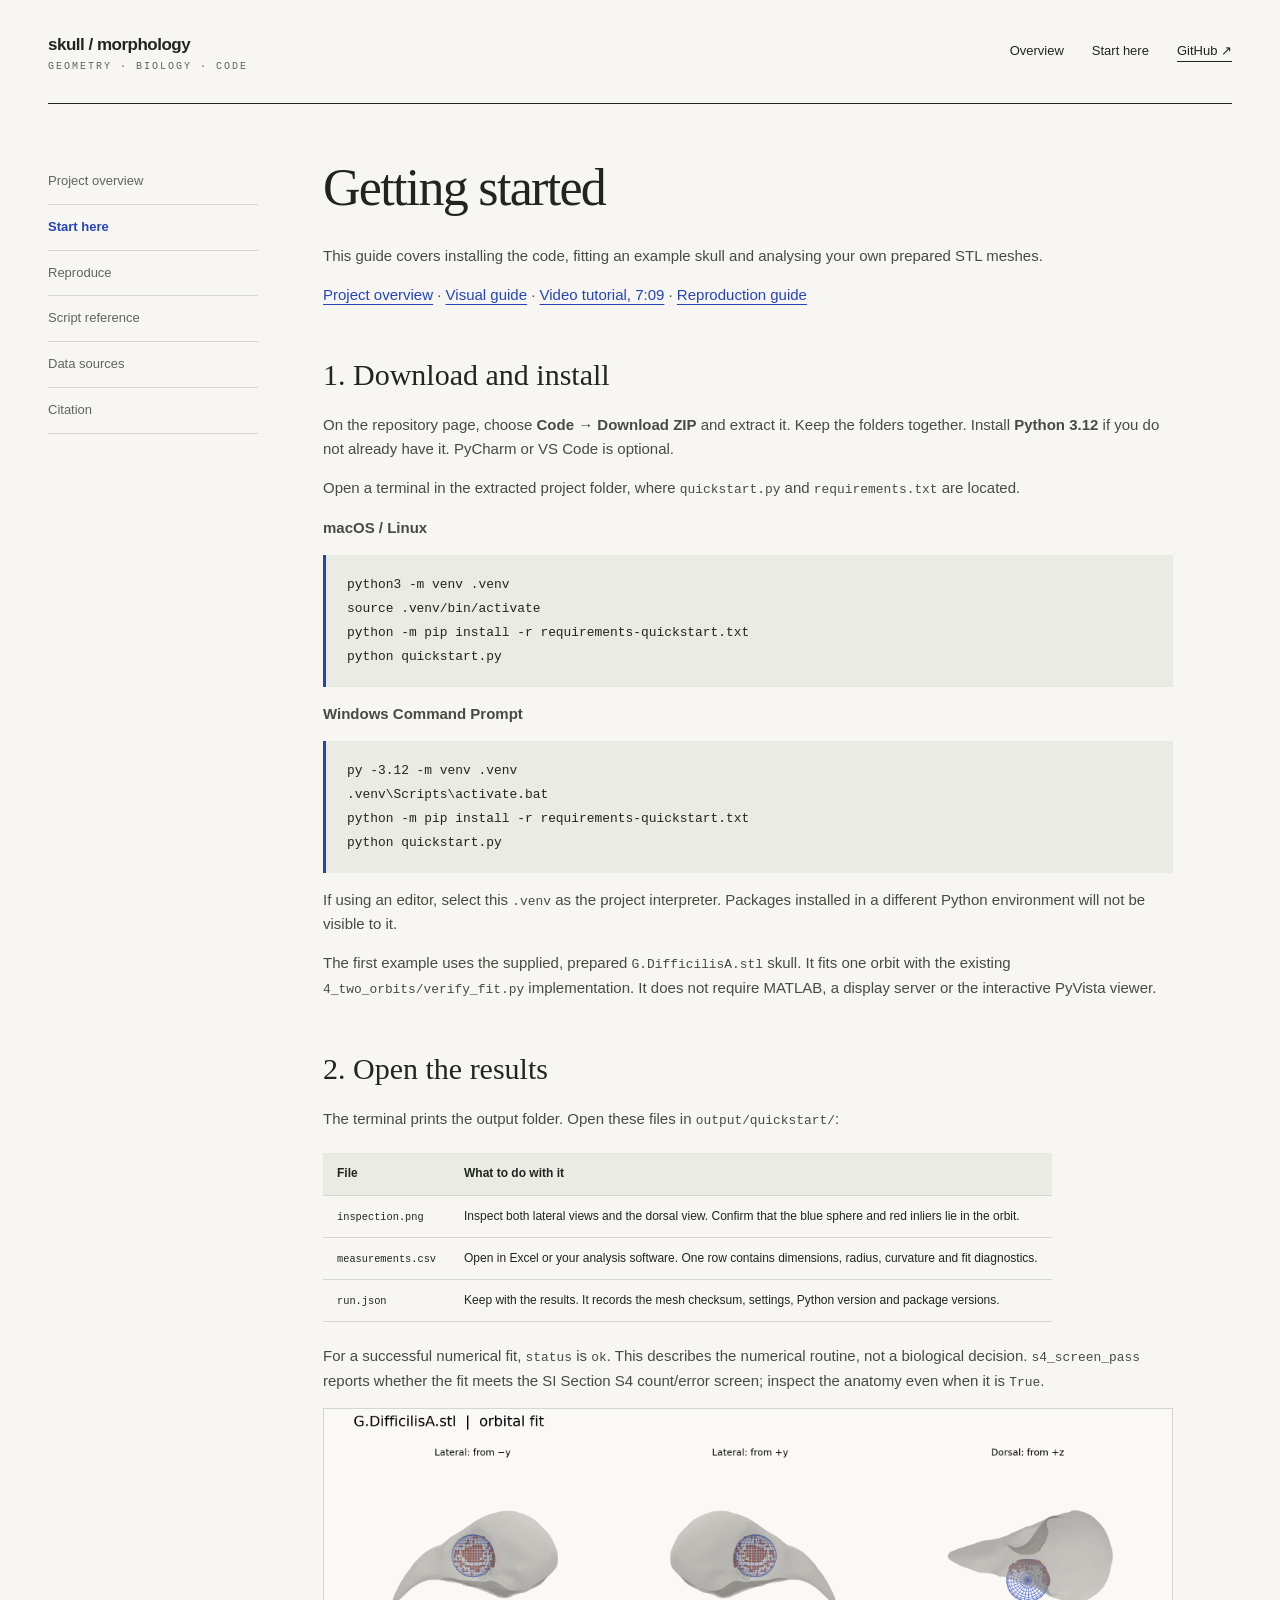
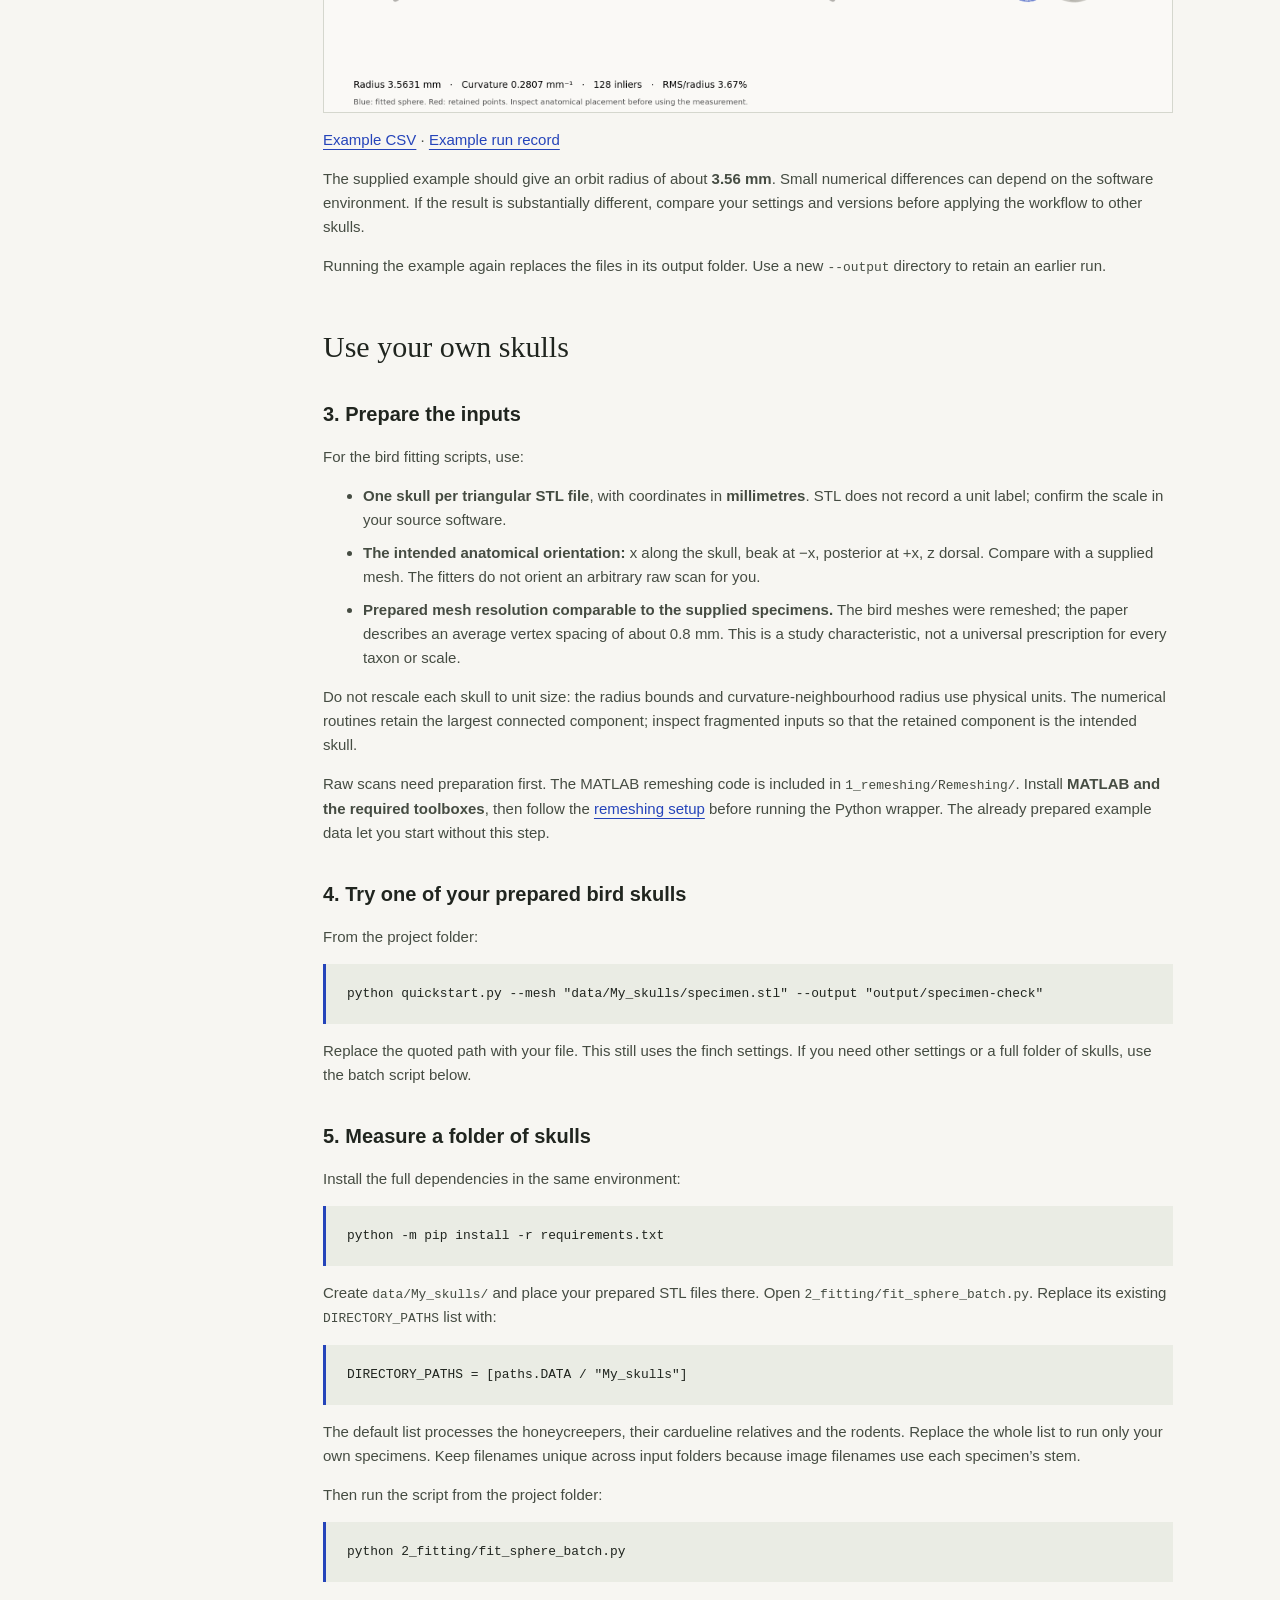
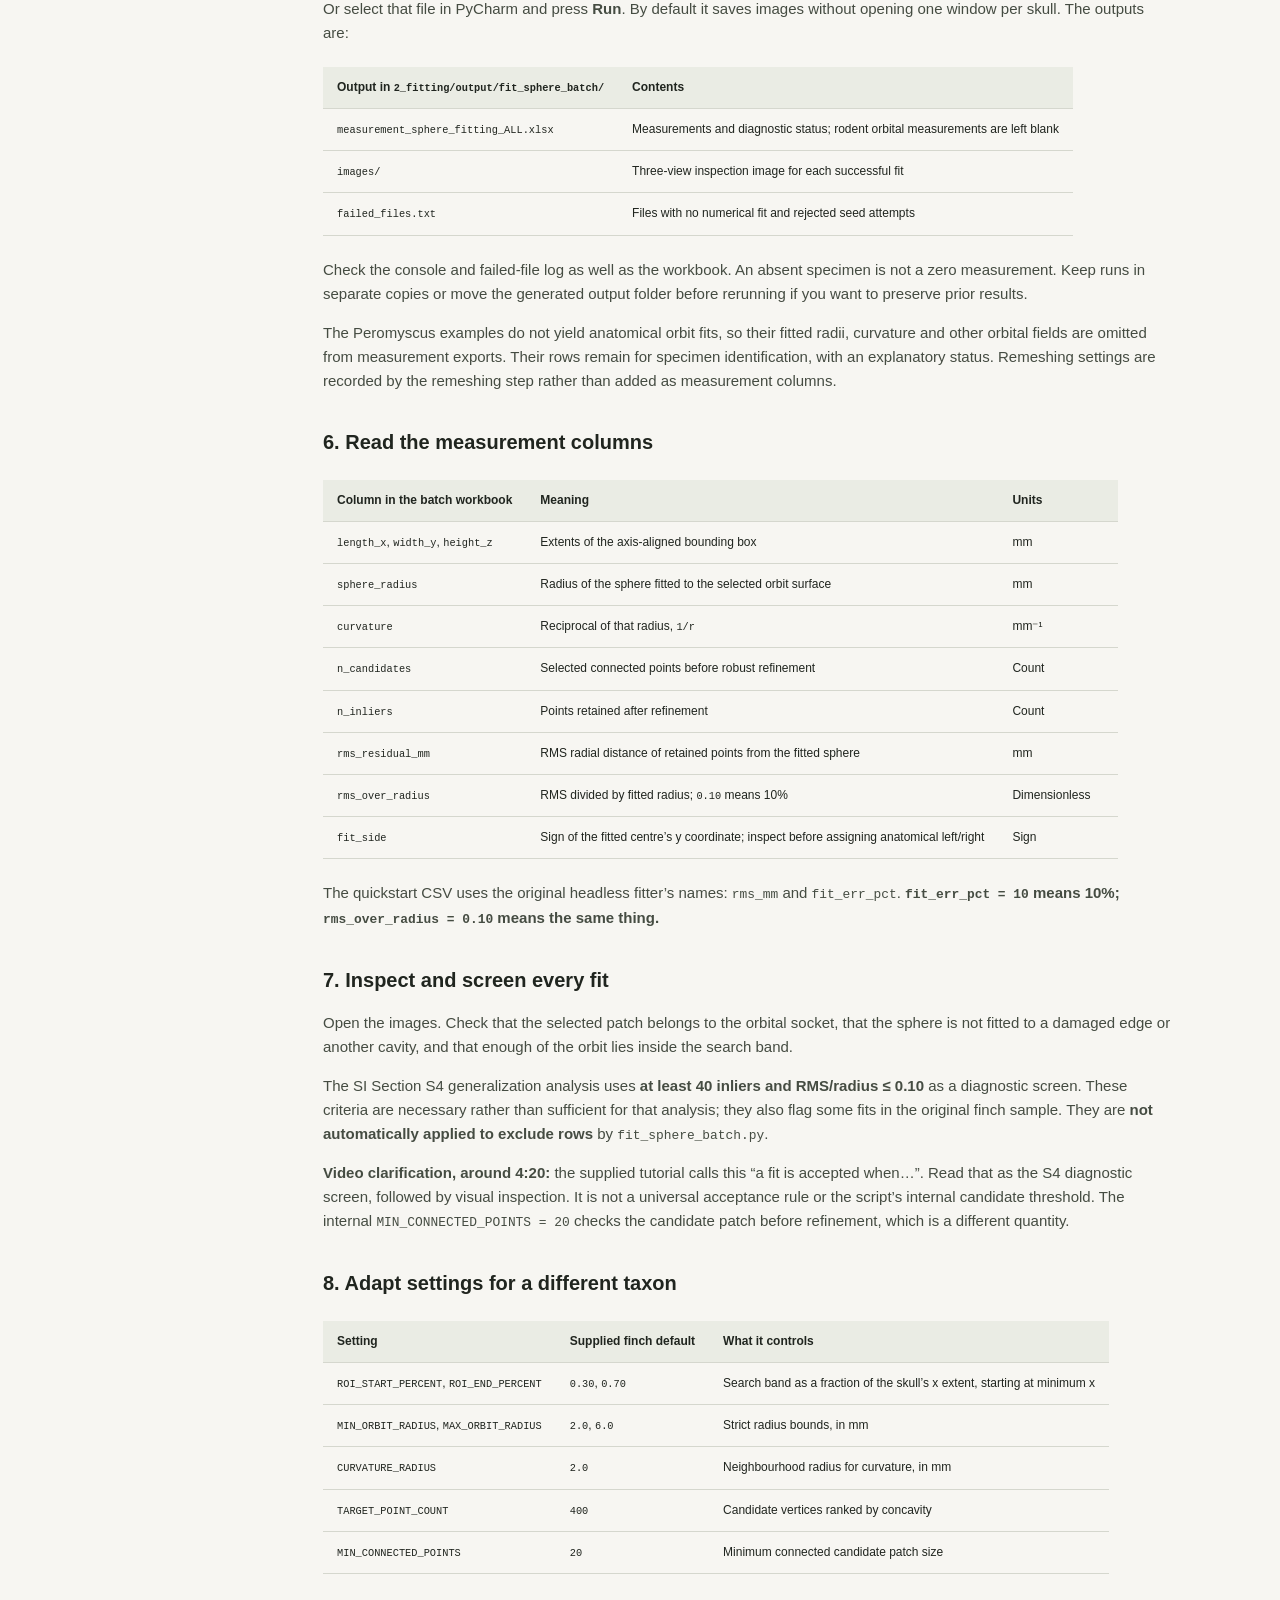
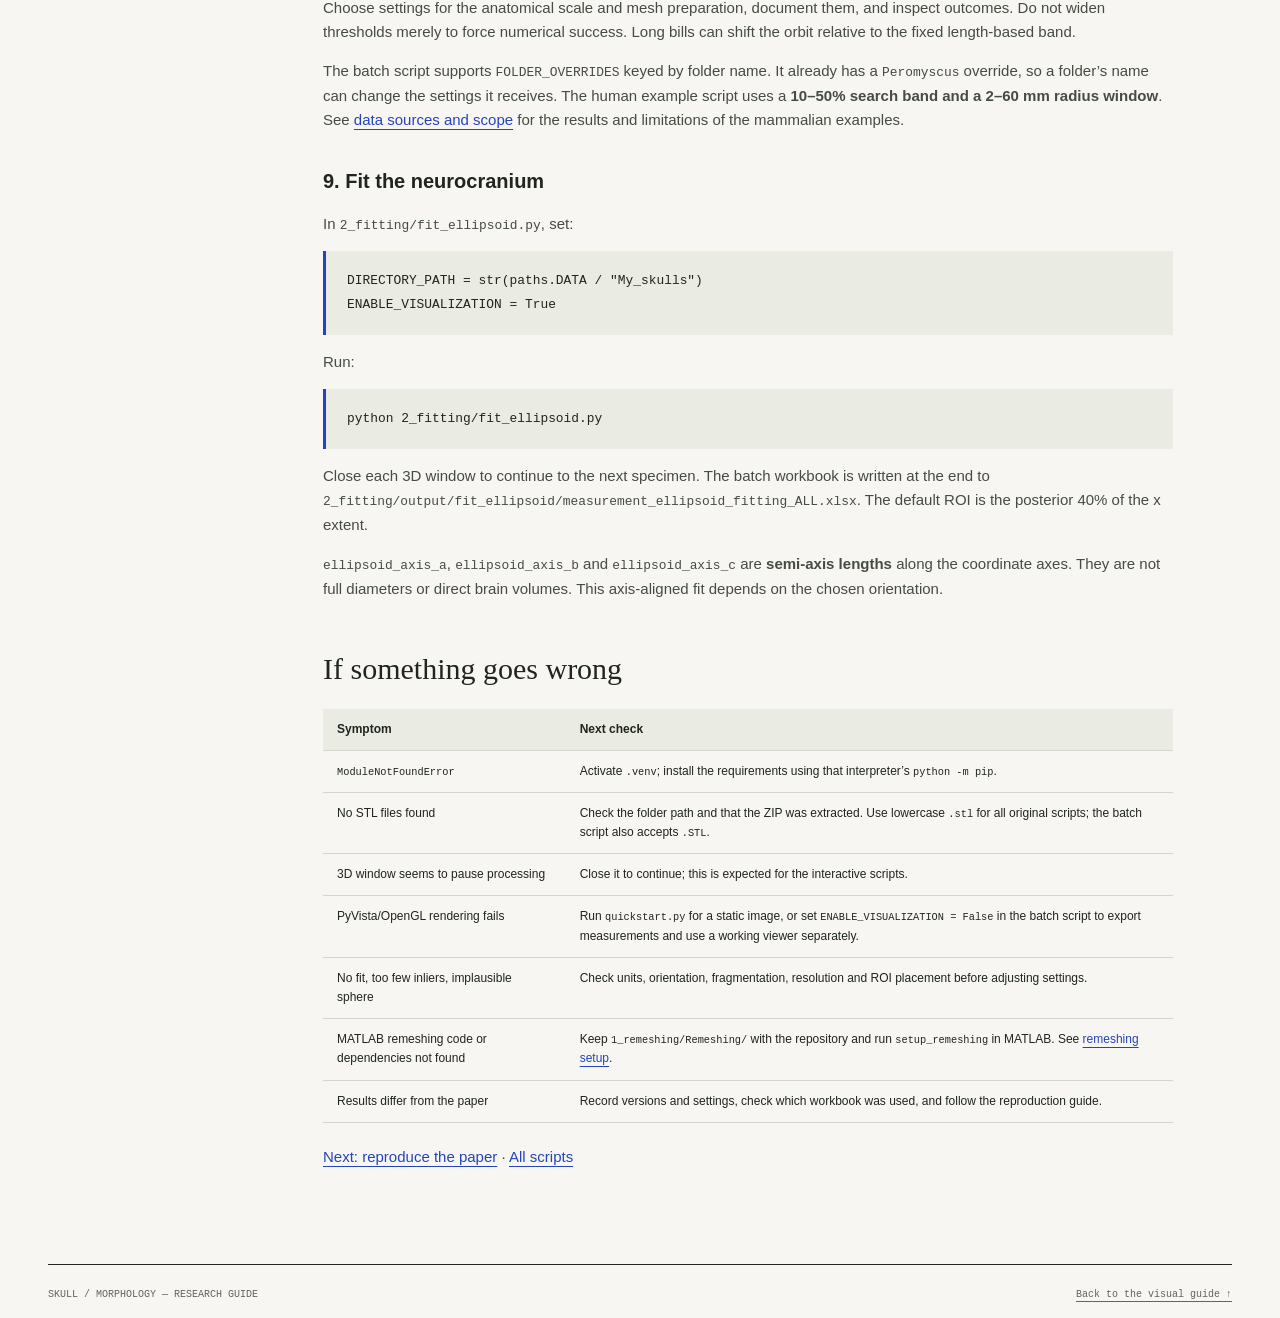
<file: docs/start-here.html>
<!doctype html>
<html lang="en"><head><meta charset="utf-8"><meta name="viewport" content="width=device-width,initial-scale=1">
<title>Start here — Skull morphology</title><link rel="stylesheet" href="assets/site.css"></head>
<body><a class="skip" href="#main">Skip to content</a><div class="shell">
<header class="masthead"><a class="brand" href="index.html">skull / morphology<small>GEOMETRY · BIOLOGY · CODE</small></a>
<nav aria-label="Main navigation"><a href="index.html">Overview</a><a href="start-here.html">Start here</a><a class="repo-link" href="https://github.com/kaikwanlau/skull-morphology">GitHub ↗</a></nav></header>
<div class="article-layout"><aside class="article-nav" aria-label="Guide contents"><a href="index.html">Project overview</a><a href="start-here.html" aria-current="page">Start here</a><a href="reproduce.html">Reproduce</a><a href="reference.html">Script reference</a><a href="data.html">Data sources</a><a href="citation.html">Citation</a></aside><main class="article" id="main"><h1 id="getting-started">Getting started</h1>
<p>This guide covers installing the code, fitting an example skull and analysing your own prepared STL meshes.</p>
<p><a href="index.html">Project overview</a> · <a href="index.html">Visual guide</a> · <a href="assets/tutorial.mp4">Video tutorial, 7:09</a> · <a href="reproduce.html">Reproduction guide</a></p>
<h2 id="1-download-and-install">1. Download and install</h2>
<p>On the repository page, choose <strong>Code → Download ZIP</strong> and extract it. Keep the folders together. Install <strong>Python 3.12</strong> if you do not already have it. PyCharm or VS Code is optional.</p>
<p>Open a terminal in the extracted project folder, where <code>quickstart.py</code> and <code>requirements.txt</code> are located.</p>
<p><strong>macOS / Linux</strong></p>
<pre><code class="language-bash">python3 -m venv .venv
source .venv/bin/activate
python -m pip install -r requirements-quickstart.txt
python quickstart.py
</code></pre>
<p><strong>Windows Command Prompt</strong></p>
<pre><code class="language-bat">py -3.12 -m venv .venv
.venv\Scripts\activate.bat
python -m pip install -r requirements-quickstart.txt
python quickstart.py
</code></pre>
<p>If using an editor, select this <code>.venv</code> as the project interpreter. Packages installed in a different Python environment will not be visible to it.</p>
<p>The first example uses the supplied, prepared <code>G.DifficilisA.stl</code> skull. It fits one orbit with the existing <code>4_two_orbits/verify_fit.py</code> implementation. It does not require MATLAB, a display server or the interactive PyVista viewer.</p>
<h2 id="2-open-the-results">2. Open the results</h2>
<p>The terminal prints the output folder. Open these files in <code>output/quickstart/</code>:</p>
<table>
<thead>
<tr>
<th style="text-align: left;">File</th>
<th style="text-align: left;">What to do with it</th>
</tr>
</thead>
<tbody>
<tr>
<td style="text-align: left;"><code>inspection.png</code></td>
<td style="text-align: left;">Inspect both lateral views and the dorsal view. Confirm that the blue sphere and red inliers lie in the orbit.</td>
</tr>
<tr>
<td style="text-align: left;"><code>measurements.csv</code></td>
<td style="text-align: left;">Open in Excel or your analysis software. One row contains dimensions, radius, curvature and fit diagnostics.</td>
</tr>
<tr>
<td style="text-align: left;"><code>run.json</code></td>
<td style="text-align: left;">Keep with the results. It records the mesh checksum, settings, Python version and package versions.</td>
</tr>
</tbody>
</table>
<p>For a successful numerical fit, <code>status</code> is <code>ok</code>. This describes the numerical routine, not a biological decision. <code>s4_screen_pass</code> reports whether the fit meets the SI Section S4 count/error screen; inspect the anatomy even when it is <code>True</code>.</p>
<p><img alt="Static three-view orbital inspection for the supplied G.DifficilisA specimen." src="assets/example-inspection.png" /></p>
<p><a href="assets/example-measurements.csv">Example CSV</a> · <a href="assets/example-run.json">Example run record</a></p>
<p>The supplied example should give an orbit radius of about <strong>3.56 mm</strong>. Small numerical differences can depend on the software environment. If the result is substantially different, compare your settings and versions before applying the workflow to other skulls.</p>
<p>Running the example again replaces the files in its output folder. Use a new <code>--output</code> directory to retain an earlier run.</p>
<h2 id="use-your-own-skulls">Use your own skulls</h2>
<h3 id="3-prepare-the-inputs">3. Prepare the inputs</h3>
<p>For the bird fitting scripts, use:</p>
<ul>
<li><strong>One skull per triangular STL file</strong>, with coordinates in <strong>millimetres</strong>. STL does not record a unit label; confirm the scale in your source software.</li>
<li><strong>The intended anatomical orientation:</strong> x along the skull, beak at −x, posterior at +x, z dorsal. Compare with a supplied mesh. The fitters do not orient an arbitrary raw scan for you.</li>
<li><strong>Prepared mesh resolution comparable to the supplied specimens.</strong> The bird meshes were remeshed; the paper describes an average vertex spacing of about 0.8 mm. This is a study characteristic, not a universal prescription for every taxon or scale.</li>
</ul>
<p>Do not rescale each skull to unit size: the radius bounds and curvature-neighbourhood radius use physical units. The numerical routines retain the largest connected component; inspect fragmented inputs so that the retained component is the intended skull.</p>
<p>Raw scans need preparation first. The MATLAB remeshing code is included in <code>1_remeshing/Remeshing/</code>. Install <strong>MATLAB and the required toolboxes</strong>, then follow the <a href="remeshing.html">remeshing setup</a> before running the Python wrapper. The already prepared example data let you start without this step.</p>
<h3 id="4-try-one-of-your-prepared-bird-skulls">4. Try one of your prepared bird skulls</h3>
<p>From the project folder:</p>
<pre><code class="language-bash">python quickstart.py --mesh &quot;data/My_skulls/specimen.stl&quot; --output &quot;output/specimen-check&quot;
</code></pre>
<p>Replace the quoted path with your file. This still uses the finch settings. If you need other settings or a full folder of skulls, use the batch script below.</p>
<h3 id="5-measure-a-folder-of-skulls">5. Measure a folder of skulls</h3>
<p>Install the full dependencies in the same environment:</p>
<pre><code class="language-bash">python -m pip install -r requirements.txt
</code></pre>
<p>Create <code>data/My_skulls/</code> and place your prepared STL files there. Open <code>2_fitting/fit_sphere_batch.py</code>. Replace its existing <code>DIRECTORY_PATHS</code> list with:</p>
<pre><code class="language-python">DIRECTORY_PATHS = [paths.DATA / &quot;My_skulls&quot;]
</code></pre>
<p>The default list processes the honeycreepers, their cardueline relatives and the rodents. Replace the whole list to run only your own specimens. Keep filenames unique across input folders because image filenames use each specimen’s stem.</p>
<p>Then run the script from the project folder:</p>
<pre><code class="language-bash">python 2_fitting/fit_sphere_batch.py
</code></pre>
<p>Or select that file in PyCharm and press <strong>Run</strong>. By default it saves images without opening one window per skull. The outputs are:</p>
<table>
<thead>
<tr>
<th style="text-align: left;">Output in <code>2_fitting/output/fit_sphere_batch/</code></th>
<th style="text-align: left;">Contents</th>
</tr>
</thead>
<tbody>
<tr>
<td style="text-align: left;"><code>measurement_sphere_fitting_ALL.xlsx</code></td>
<td style="text-align: left;">Measurements and diagnostic status; rodent orbital measurements are left blank</td>
</tr>
<tr>
<td style="text-align: left;"><code>images/</code></td>
<td style="text-align: left;">Three-view inspection image for each successful fit</td>
</tr>
<tr>
<td style="text-align: left;"><code>failed_files.txt</code></td>
<td style="text-align: left;">Files with no numerical fit and rejected seed attempts</td>
</tr>
</tbody>
</table>
<p>Check the console and failed-file log as well as the workbook. An absent specimen is not a zero measurement. Keep runs in separate copies or move the generated output folder before rerunning if you want to preserve prior results.</p>
<p>The Peromyscus examples do not yield anatomical orbit fits, so their fitted radii, curvature and other orbital fields are omitted from measurement exports. Their rows remain for specimen identification, with an explanatory status. Remeshing settings are recorded by the remeshing step rather than added as measurement columns.</p>
<h3 id="6-read-the-measurement-columns">6. Read the measurement columns</h3>
<table>
<thead>
<tr>
<th style="text-align: left;">Column in the batch workbook</th>
<th style="text-align: left;">Meaning</th>
<th style="text-align: left;">Units</th>
</tr>
</thead>
<tbody>
<tr>
<td style="text-align: left;"><code>length_x</code>, <code>width_y</code>, <code>height_z</code></td>
<td style="text-align: left;">Extents of the axis-aligned bounding box</td>
<td style="text-align: left;">mm</td>
</tr>
<tr>
<td style="text-align: left;"><code>sphere_radius</code></td>
<td style="text-align: left;">Radius of the sphere fitted to the selected orbit surface</td>
<td style="text-align: left;">mm</td>
</tr>
<tr>
<td style="text-align: left;"><code>curvature</code></td>
<td style="text-align: left;">Reciprocal of that radius, <code>1/r</code></td>
<td style="text-align: left;">mm⁻¹</td>
</tr>
<tr>
<td style="text-align: left;"><code>n_candidates</code></td>
<td style="text-align: left;">Selected connected points before robust refinement</td>
<td style="text-align: left;">Count</td>
</tr>
<tr>
<td style="text-align: left;"><code>n_inliers</code></td>
<td style="text-align: left;">Points retained after refinement</td>
<td style="text-align: left;">Count</td>
</tr>
<tr>
<td style="text-align: left;"><code>rms_residual_mm</code></td>
<td style="text-align: left;">RMS radial distance of retained points from the fitted sphere</td>
<td style="text-align: left;">mm</td>
</tr>
<tr>
<td style="text-align: left;"><code>rms_over_radius</code></td>
<td style="text-align: left;">RMS divided by fitted radius; <code>0.10</code> means 10%</td>
<td style="text-align: left;">Dimensionless</td>
</tr>
<tr>
<td style="text-align: left;"><code>fit_side</code></td>
<td style="text-align: left;">Sign of the fitted centre’s y coordinate; inspect before assigning anatomical left/right</td>
<td style="text-align: left;">Sign</td>
</tr>
</tbody>
</table>
<p>The quickstart CSV uses the original headless fitter’s names: <code>rms_mm</code> and <code>fit_err_pct</code>. <strong><code>fit_err_pct = 10</code> means 10%; <code>rms_over_radius = 0.10</code> means the same thing.</strong></p>
<h3 id="7-inspect-and-screen-every-fit">7. Inspect and screen every fit</h3>
<p>Open the images. Check that the selected patch belongs to the orbital socket, that the sphere is not fitted to a damaged edge or another cavity, and that enough of the orbit lies inside the search band.</p>
<p>The SI Section S4 generalization analysis uses <strong>at least 40 inliers and RMS/radius ≤ 0.10</strong> as a diagnostic screen. These criteria are necessary rather than sufficient for that analysis; they also flag some fits in the original finch sample. They are <strong>not automatically applied to exclude rows</strong> by <code>fit_sphere_batch.py</code>.</p>
<p><strong>Video clarification, around 4:20:</strong> the supplied tutorial calls this “a fit is accepted when…”. Read that as the S4 diagnostic screen, followed by visual inspection. It is not a universal acceptance rule or the script’s internal candidate threshold. The internal <code>MIN_CONNECTED_POINTS = 20</code> checks the candidate patch before refinement, which is a different quantity.</p>
<h3 id="8-adapt-settings-for-a-different-taxon">8. Adapt settings for a different taxon</h3>
<table>
<thead>
<tr>
<th style="text-align: left;">Setting</th>
<th style="text-align: left;">Supplied finch default</th>
<th style="text-align: left;">What it controls</th>
</tr>
</thead>
<tbody>
<tr>
<td style="text-align: left;"><code>ROI_START_PERCENT</code>, <code>ROI_END_PERCENT</code></td>
<td style="text-align: left;"><code>0.30</code>, <code>0.70</code></td>
<td style="text-align: left;">Search band as a fraction of the skull’s x extent, starting at minimum x</td>
</tr>
<tr>
<td style="text-align: left;"><code>MIN_ORBIT_RADIUS</code>, <code>MAX_ORBIT_RADIUS</code></td>
<td style="text-align: left;"><code>2.0</code>, <code>6.0</code></td>
<td style="text-align: left;">Strict radius bounds, in mm</td>
</tr>
<tr>
<td style="text-align: left;"><code>CURVATURE_RADIUS</code></td>
<td style="text-align: left;"><code>2.0</code></td>
<td style="text-align: left;">Neighbourhood radius for curvature, in mm</td>
</tr>
<tr>
<td style="text-align: left;"><code>TARGET_POINT_COUNT</code></td>
<td style="text-align: left;"><code>400</code></td>
<td style="text-align: left;">Candidate vertices ranked by concavity</td>
</tr>
<tr>
<td style="text-align: left;"><code>MIN_CONNECTED_POINTS</code></td>
<td style="text-align: left;"><code>20</code></td>
<td style="text-align: left;">Minimum connected candidate patch size</td>
</tr>
</tbody>
</table>
<p>Choose settings for the anatomical scale and mesh preparation, document them, and inspect outcomes. Do not widen thresholds merely to force numerical success. Long bills can shift the orbit relative to the fixed length-based band.</p>
<p>The batch script supports <code>FOLDER_OVERRIDES</code> keyed by folder name. It already has a <code>Peromyscus</code> override, so a folder’s name can change the settings it receives. The human example script uses a <strong>10–50% search band and a 2–60 mm radius window</strong>. See <a href="data.html">data sources and scope</a> for the results and limitations of the mammalian examples.</p>
<h3 id="9-fit-the-neurocranium">9. Fit the neurocranium</h3>
<p>In <code>2_fitting/fit_ellipsoid.py</code>, set:</p>
<pre><code class="language-python">DIRECTORY_PATH = str(paths.DATA / &quot;My_skulls&quot;)
ENABLE_VISUALIZATION = True
</code></pre>
<p>Run:</p>
<pre><code class="language-bash">python 2_fitting/fit_ellipsoid.py
</code></pre>
<p>Close each 3D window to continue to the next specimen. The batch workbook is written at the end to <code>2_fitting/output/fit_ellipsoid/measurement_ellipsoid_fitting_ALL.xlsx</code>. The default ROI is the posterior 40% of the x extent.</p>
<p><code>ellipsoid_axis_a</code>, <code>ellipsoid_axis_b</code> and <code>ellipsoid_axis_c</code> are <strong>semi-axis lengths</strong> along the coordinate axes. They are not full diameters or direct brain volumes. This axis-aligned fit depends on the chosen orientation.</p>
<h2 id="if-something-goes-wrong">If something goes wrong</h2>
<table>
<thead>
<tr>
<th style="text-align: left;">Symptom</th>
<th style="text-align: left;">Next check</th>
</tr>
</thead>
<tbody>
<tr>
<td style="text-align: left;"><code>ModuleNotFoundError</code></td>
<td style="text-align: left;">Activate <code>.venv</code>; install the requirements using that interpreter’s <code>python -m pip</code>.</td>
</tr>
<tr>
<td style="text-align: left;">No STL files found</td>
<td style="text-align: left;">Check the folder path and that the ZIP was extracted. Use lowercase <code>.stl</code> for all original scripts; the batch script also accepts <code>.STL</code>.</td>
</tr>
<tr>
<td style="text-align: left;">3D window seems to pause processing</td>
<td style="text-align: left;">Close it to continue; this is expected for the interactive scripts.</td>
</tr>
<tr>
<td style="text-align: left;">PyVista/OpenGL rendering fails</td>
<td style="text-align: left;">Run <code>quickstart.py</code> for a static image, or set <code>ENABLE_VISUALIZATION = False</code> in the batch script to export measurements and use a working viewer separately.</td>
</tr>
<tr>
<td style="text-align: left;">No fit, too few inliers, implausible sphere</td>
<td style="text-align: left;">Check units, orientation, fragmentation, resolution and ROI placement before adjusting settings.</td>
</tr>
<tr>
<td style="text-align: left;">MATLAB remeshing code or dependencies not found</td>
<td style="text-align: left;">Keep <code>1_remeshing/Remeshing/</code> with the repository and run <code>setup_remeshing</code> in MATLAB. See <a href="remeshing.html">remeshing setup</a>.</td>
</tr>
<tr>
<td style="text-align: left;">Results differ from the paper</td>
<td style="text-align: left;">Record versions and settings, check which workbook was used, and follow the reproduction guide.</td>
</tr>
</tbody>
</table>
<p><a href="reproduce.html">Next: reproduce the paper</a> · <a href="reference.html">All scripts</a></p></main></div>
<footer class="footer"><span>SKULL / MORPHOLOGY — RESEARCH GUIDE</span><a href="index.html">Back to the visual guide ↑</a></footer>
</div></body></html>
</file>
<file: docs/assets/site.css>
:root{--paper:#f7f6f2;--ink:#20251f;--muted:#60655e;--line:#d5d7ce;--blue:#2544ba;--pale:#e9edff;--bone:#e5ded0;--white:#fff;--mono:ui-monospace,SFMono-Regular,Consolas,monospace;--sans:Inter,-apple-system,BlinkMacSystemFont,"Segoe UI",sans-serif}
*{box-sizing:border-box}html{scroll-behavior:smooth;scroll-padding-top:28px}body{margin:0;background:var(--paper);color:var(--ink);font-family:var(--sans);font-size:16px;line-height:1.6}a{color:var(--blue);text-underline-offset:4px}a:hover{text-decoration-thickness:2px}button{font:inherit;cursor:pointer}button:focus-visible,a:focus-visible,summary:focus-visible,video:focus-visible{outline:3px solid var(--blue);outline-offset:5px}img,video{display:block;max-width:100%}button,a{-webkit-tap-highlight-color:transparent}.skip{position:absolute;top:-80px;left:20px;z-index:5;background:white;padding:12px}.skip:focus{top:15px}.shell{width:min(1220px,calc(100% - 96px));margin:auto}.masthead{display:flex;align-items:center;justify-content:space-between;gap:30px;min-height:104px;border-bottom:1px solid var(--ink)}.brand{font-weight:750;color:var(--ink);text-decoration:none;font-size:17px;letter-spacing:-.5px}.brand small{display:block;font:10px var(--mono);letter-spacing:2px;margin-top:3px;color:var(--muted)}nav{display:flex;gap:28px;align-items:center}nav a{font-size:13px;color:var(--ink);text-decoration:none}.repo-link{border-bottom:1px solid var(--ink)}.eyebrow{font:11px var(--mono);letter-spacing:1.7px;text-transform:uppercase;color:var(--blue);margin:0 0 24px}.hero{display:grid;grid-template-columns:.9fr 1.2fr;gap:55px;padding:65px 0 54px;align-items:center}.hero h1{font:clamp(48px,5.7vw,79px)/1.01 Georgia,"Times New Roman",serif;letter-spacing:-3.5px;font-weight:400;margin:0 0 27px}.hero h1 em{font-style:italic;color:var(--blue)}.hero .intro{font-size:17px;line-height:1.65;max-width:430px;color:var(--muted)}.hero .authors{font-size:12px;margin-top:24px}.actions{display:flex;gap:12px;flex-wrap:wrap;margin-top:29px}.button{display:inline-flex;align-items:center;justify-content:center;gap:12px;padding:13px 20px;background:var(--blue);color:#fff;border:1px solid var(--blue);text-decoration:none;font-size:13px;font-weight:650}.button.secondary{background:transparent;color:var(--ink);border-color:var(--line)}.hero-media{background:#fff;position:relative;border:1px solid var(--line)}.hero-media video{width:100%;aspect-ratio:16/9;background:#fff}.media-label{display:flex;justify-content:space-between;padding:16px 20px;border-top:1px solid var(--line);font:10px var(--mono);color:var(--muted);gap:10px}.paper-note{padding:20px 0 30px;border-bottom:1px solid var(--ink);display:flex;gap:40px;align-items:baseline;font-size:13px}.paper-note .label{white-space:nowrap;font:10px var(--mono);color:var(--muted);letter-spacing:1px}.paper-note p{margin:0}.paper-note a{color:var(--ink)}.section{padding:62px 0;border-bottom:1px solid var(--line)}.section-head{display:flex;gap:45px;justify-content:space-between;align-items:flex-start;margin-bottom:30px}.section h2{font:39px/1.18 Georgia,"Times New Roman",serif;letter-spacing:-1px;font-weight:400;margin:0}.section-head>p{max-width:440px;color:var(--muted);font-size:14px;margin:0}.section-no{display:block;font:11px var(--mono);color:var(--blue);letter-spacing:1px;margin-bottom:13px}.path-grid{display:grid;grid-template-columns:1fr 1fr;border-top:1px solid var(--line);border-bottom:1px solid var(--line)}.path{padding:29px 36px 29px 0;display:grid;grid-template-columns:36px 1fr;gap:17px}.path+.path{border-left:1px solid var(--line);padding-left:36px}.path>span{font:22px Georgia,serif;color:var(--blue)}.path h3{margin:0 0 9px;font-size:20px;font-weight:600}.path p{font-size:14px;color:var(--muted);margin:0 0 17px;max-width:390px}.path a{font-size:13px;font-weight:650}.method{display:grid;grid-template-columns:.74fr 1.26fr;border:1px solid var(--line);background:#fff}.method-buttons{padding:8px 30px;background:var(--paper)}.method-buttons button{display:block;width:100%;text-align:left;padding:25px 0;background:none;border:0;border-bottom:1px solid var(--line);color:var(--muted)}.method-buttons button:last-child{border-bottom:0}.method-buttons button[aria-pressed="true"]{color:var(--blue)}.method-buttons b{display:block;font-size:19px;font-weight:550;margin-bottom:5px}.method-buttons span{font-size:12px;line-height:1.6;display:block}.method-figure{margin:0;display:flex;flex-direction:column;justify-content:center}.method-figure img{width:100%;aspect-ratio:16/9;object-fit:contain}.method-figure figcaption{padding:13px 23px 21px;border-top:1px solid var(--line);font-size:12px;color:var(--muted);min-height:65px}.note{font-size:12px;color:var(--muted);margin:20px 0 0;max-width:920px}.start-grid{display:grid;grid-template-columns:.9fr 1.1fr;gap:60px}.start-copy h3{font:29px/1.3 Georgia,serif;font-weight:400;margin:0 0 15px}.start-copy p{font-size:14px;color:var(--muted)}.start-copy a{font-size:13px;font-weight:650}.terminal{background:#21271f;color:#eef0e8;min-width:0}.terminal-top{display:flex;align-items:center;justify-content:space-between;gap:12px;padding:15px 19px;border-bottom:1px solid #4a5048;font:10px var(--mono);letter-spacing:.5px}.os-buttons{display:flex;gap:5px}.os-buttons button,.copy{font:10px var(--mono);background:transparent;color:#d2d5cd;border:1px solid #5a6055;padding:7px 9px}.os-buttons button[aria-pressed="true"]{background:#e5e9dc;color:#22271f}.terminal pre{padding:16px 22px;margin:0;overflow:auto;font:12px/2 var(--mono);white-space:pre}.terminal-foot{padding:12px 20px;font-size:11px;color:#c3cabe;border-top:1px solid #4a5048}.result-strip{display:flex;flex-wrap:wrap;gap:8px 23px;margin-top:24px;font:11px var(--mono);color:var(--muted)}.result-strip b{color:var(--ink)}.video-grid{display:grid;grid-template-columns:1fr 290px;border:1px solid var(--line);background:#fff}.video-grid video{width:100%;aspect-ratio:16/9;align-self:center}.chapters{border-left:1px solid var(--line);padding:16px}.chapters p{font:10px var(--mono);letter-spacing:1px;color:var(--muted);padding:0 10px}.chapters button{width:100%;display:flex;gap:15px;text-align:left;border:0;border-top:1px solid #e8e9e3;background:#fff;padding:11px 9px;font-size:12px}.chapters button:hover,.chapters button[aria-pressed="true"]{background:var(--pale);color:var(--blue)}.chapters time{font:11px var(--mono);color:var(--blue);min-width:34px}.video-note{background:#eeece5;border-left:3px solid var(--blue);padding:16px 20px;margin-top:19px;font-size:12px;color:#434a40}.video-note a{white-space:nowrap}.dataset-table{width:100%;border-collapse:collapse;margin:30px 0 24px;font-size:14px;line-height:1.6;table-layout:fixed}.dataset-table th,.dataset-table td{text-align:left;vertical-align:top;padding:18px 20px 18px 0;border-bottom:1px solid var(--line);overflow-wrap:break-word}.dataset-table thead th{font:11px var(--mono);color:var(--muted);border-top:1px solid var(--line);padding-top:14px;padding-bottom:14px}.dataset-table th:first-child{width:36%}.dataset-table th:nth-child(2){width:15%}.dataset-table tbody th{font-weight:600}.dataset-table td{color:var(--muted)}.dataset-table td span{display:block;font-size:12px}.dataset-note{font-size:14px;line-height:1.7;color:var(--muted);max-width:1000px;margin:0 0 25px}.dataset-note strong{color:var(--ink);font-weight:600}.repro-links{display:flex;gap:22px;flex-wrap:wrap;font-size:13px}.cite{padding:40px 0}.cite p{font-size:13px;max-width:830px;color:var(--muted)}.cite h2{font-size:15px;margin:0}.footer{display:flex;justify-content:space-between;gap:20px;padding:24px 0 30px;border-top:1px solid var(--ink);font:10px var(--mono);color:var(--muted)}.footer a{color:var(--muted)}.status{font-size:12px;color:var(--muted);min-height:20px}.article-layout{display:grid;grid-template-columns:210px minmax(0,850px);gap:65px;padding:55px 0 80px}.article-nav{position:sticky;top:30px;align-self:start}.article-nav a{display:block;padding:12px 0;color:var(--muted);text-decoration:none;font-size:13px;border-bottom:1px solid var(--line)}.article-nav a[aria-current="page"]{color:var(--blue);font-weight:650}.article{min-width:0;font-size:15px}.article h1{font:52px/1.1 Georgia,serif;letter-spacing:-1.7px;margin:0 0 28px}.article h2{font:30px/1.2 Georgia,serif;margin:50px 0 20px}.article h3{font-size:20px;margin:33px 0 15px}.article p,.article li{color:#454c42}.article li{margin:9px 0}.article pre{background:#eaece4;padding:18px 21px;overflow:auto;border-left:3px solid var(--blue)}code{font-family:var(--mono);font-size:.86em;overflow-wrap:anywhere}.article pre code{overflow-wrap:normal}.article table{width:100%;border-collapse:collapse;font-size:12px;line-height:1.6;margin:22px 0;display:block;overflow:auto}.article th{text-align:left;background:#eaece4}.article th,.article td{padding:11px 14px;border-bottom:1px solid var(--line);vertical-align:top}.article td{min-width:120px}.article img{border:1px solid var(--line)}.article blockquote{margin:25px 0;border-left:3px solid var(--blue);padding:5px 22px}.noscript{padding:15px;background:var(--pale)}
@media(min-width:1600px){.hero h1{font-size:79px}}
@media(max-width:1000px){.shell{width:calc(100% - 52px)}.hero{gap:25px}.hero h1{font-size:60px}.hero .intro{font-size:15px}.video-grid{grid-template-columns:1fr 245px}.chapters button{padding:9px 6px}.start-grid{gap:30px}.article-layout{grid-template-columns:170px minmax(0,1fr);gap:35px}}
@media(max-width:720px){.shell{width:calc(100% - 36px)}.masthead{min-height:96px;gap:15px;flex-wrap:wrap;padding:18px 0}.brand{font-size:15px}nav{gap:17px;flex-wrap:wrap}nav a{font-size:11px}.hero{grid-template-columns:1fr;padding-top:42px;gap:30px}.hero h1{font-size:61px;letter-spacing:-2.5px}.hero .intro{max-width:100%;font-size:16px}.eyebrow{font-size:10px;margin-bottom:20px}.paper-note{display:block;padding:20px 0}.paper-note .label{display:block;margin-bottom:9px}.section{padding:41px 0}.section-head{display:block}.section-head>p{margin-top:18px}.section h2{font-size:32px}.path-grid,.method,.start-grid,.video-grid{grid-template-columns:1fr}.path{padding:24px 0}.path+.path{padding:24px 0;border-left:0;border-top:1px solid var(--line)}.method-buttons{padding:0 18px;display:flex}.method-buttons button{padding:17px 10px;border-bottom:0;border-right:1px solid var(--line)}.method-buttons button:last-child{border-right:0}.method-buttons b{font-size:14px;margin:0}.method-buttons span{display:none}.method-figure figcaption{padding:15px;font-size:11px}.start-grid{gap:25px}.terminal-top{padding:12px}.terminal pre{padding:18px 15px;font-size:11px}.chapters{border-left:0;border-top:1px solid var(--line);display:grid;grid-template-columns:1fr 1fr;gap:0 10px}.chapters p{grid-column:1/-1}.dataset-table{font-size:12px;margin-top:25px}.dataset-table th,.dataset-table td{padding:14px 10px 14px 0}.dataset-table th:first-child{width:37%}.dataset-table th:nth-child(2){width:18%}.dataset-table thead th{font-size:10px}.dataset-table td span{font-size:10px}.dataset-note{font-size:13px}.footer{line-height:1.9;flex-wrap:wrap}.article-layout{display:block;padding-top:25px}.article-nav{position:static;display:flex;flex-wrap:wrap;gap:15px;margin-bottom:35px}.article-nav a{font-size:11px;padding:8px 0}.article h1{font-size:41px}.article h2{font-size:28px}.article{font-size:14px}}
@media(prefers-reduced-motion:reduce){html{scroll-behavior:auto}}
</file>
